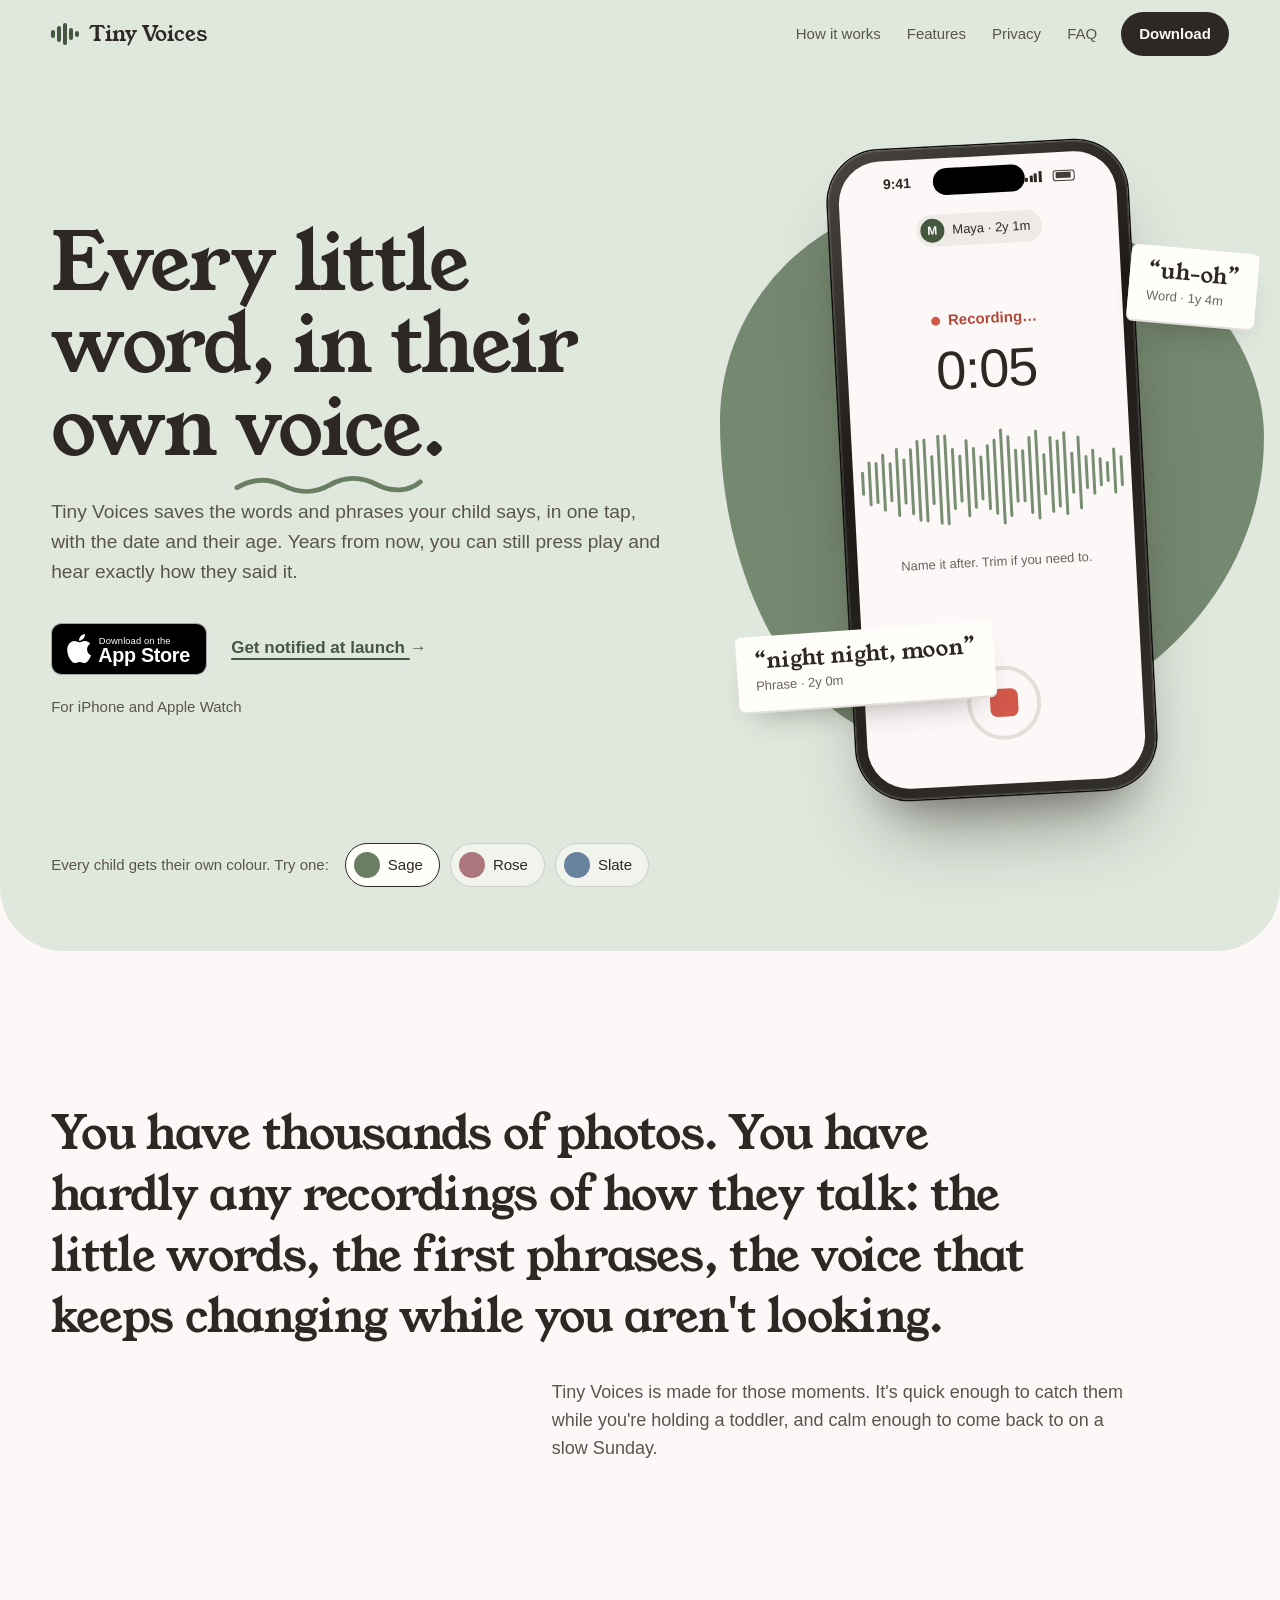
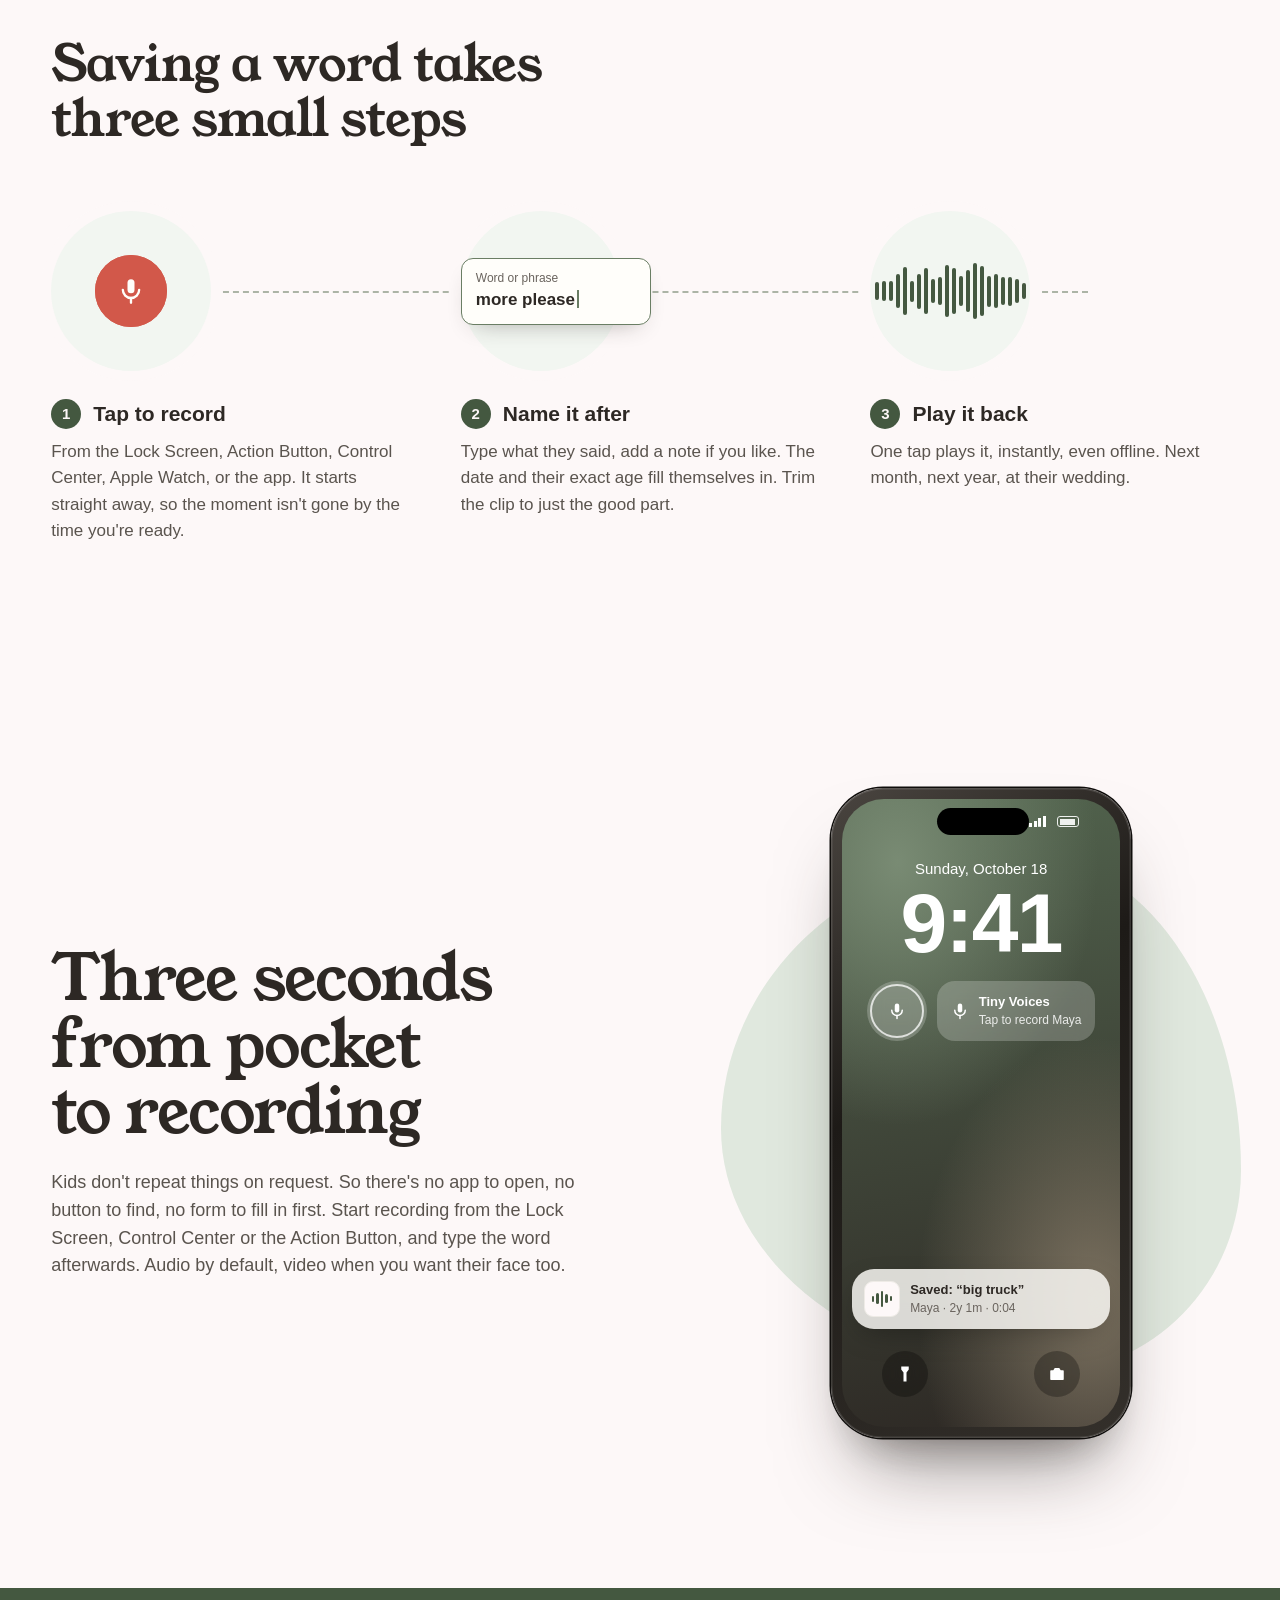
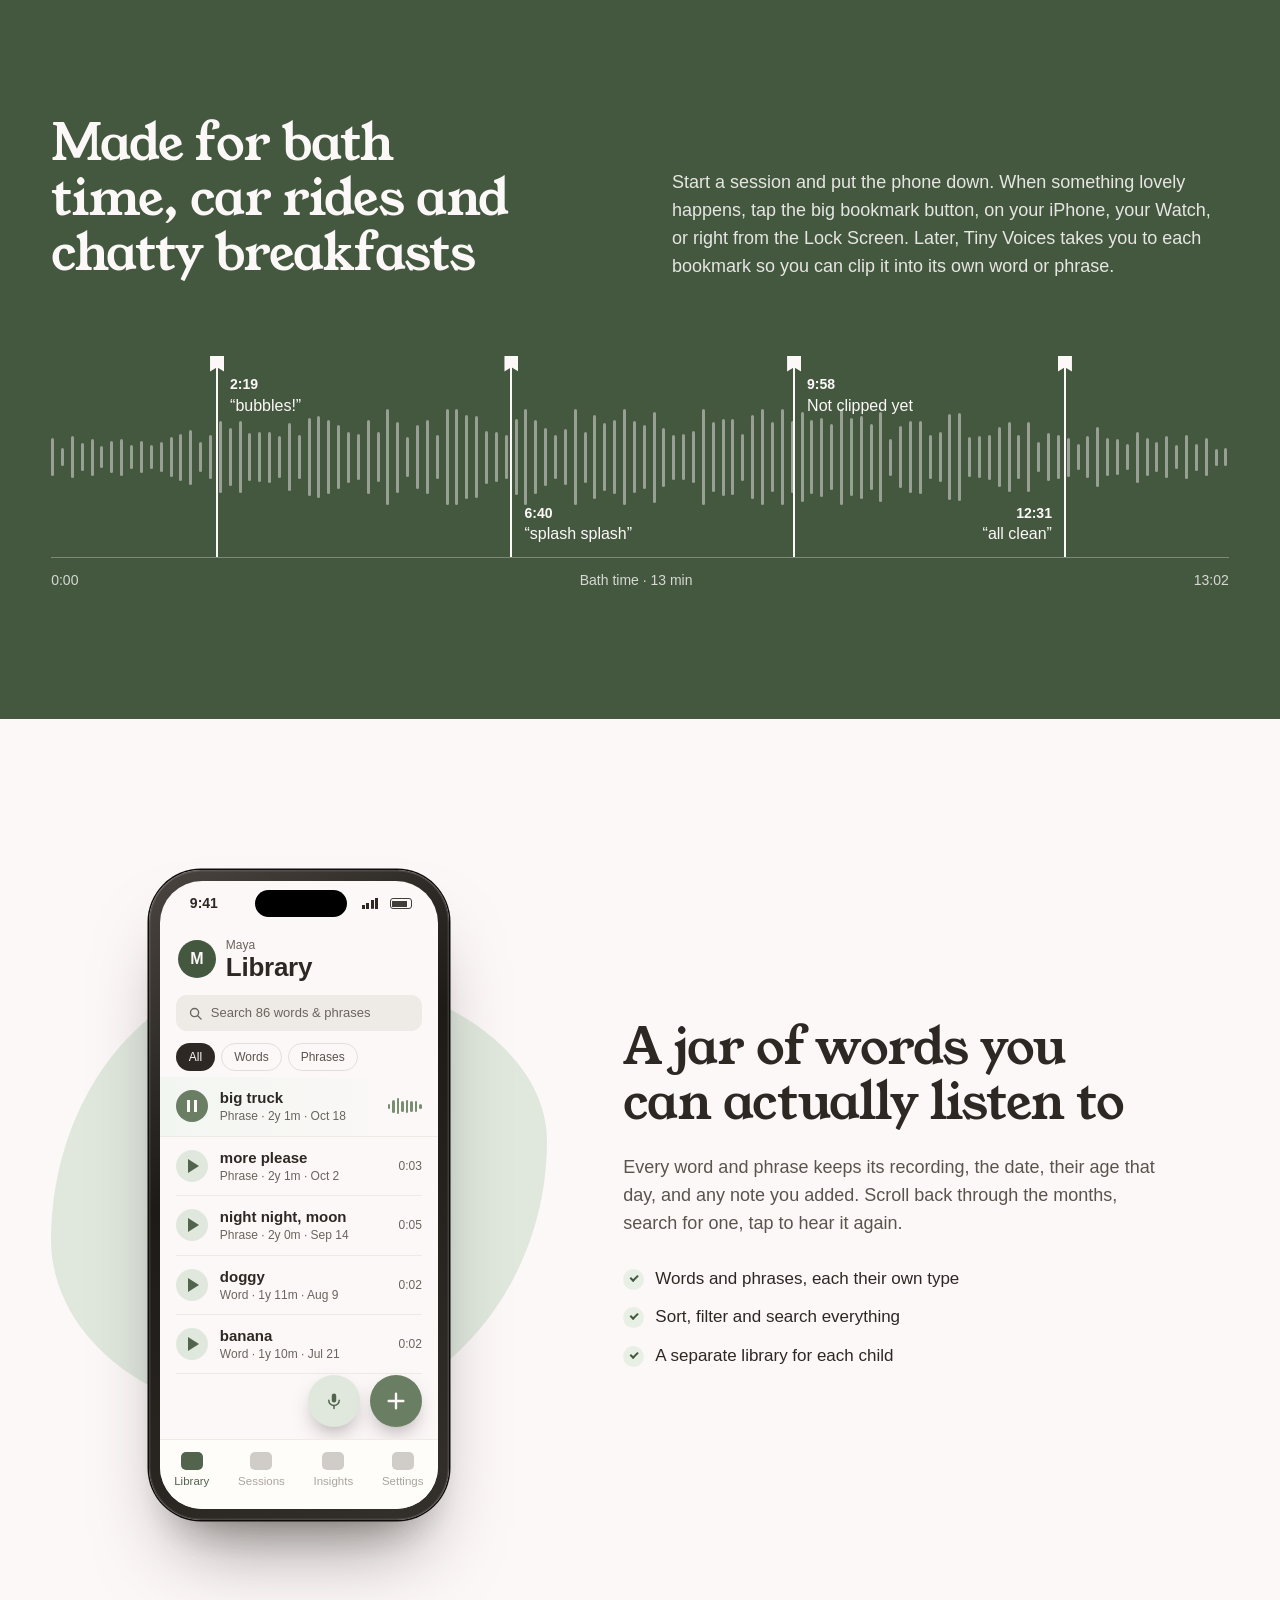
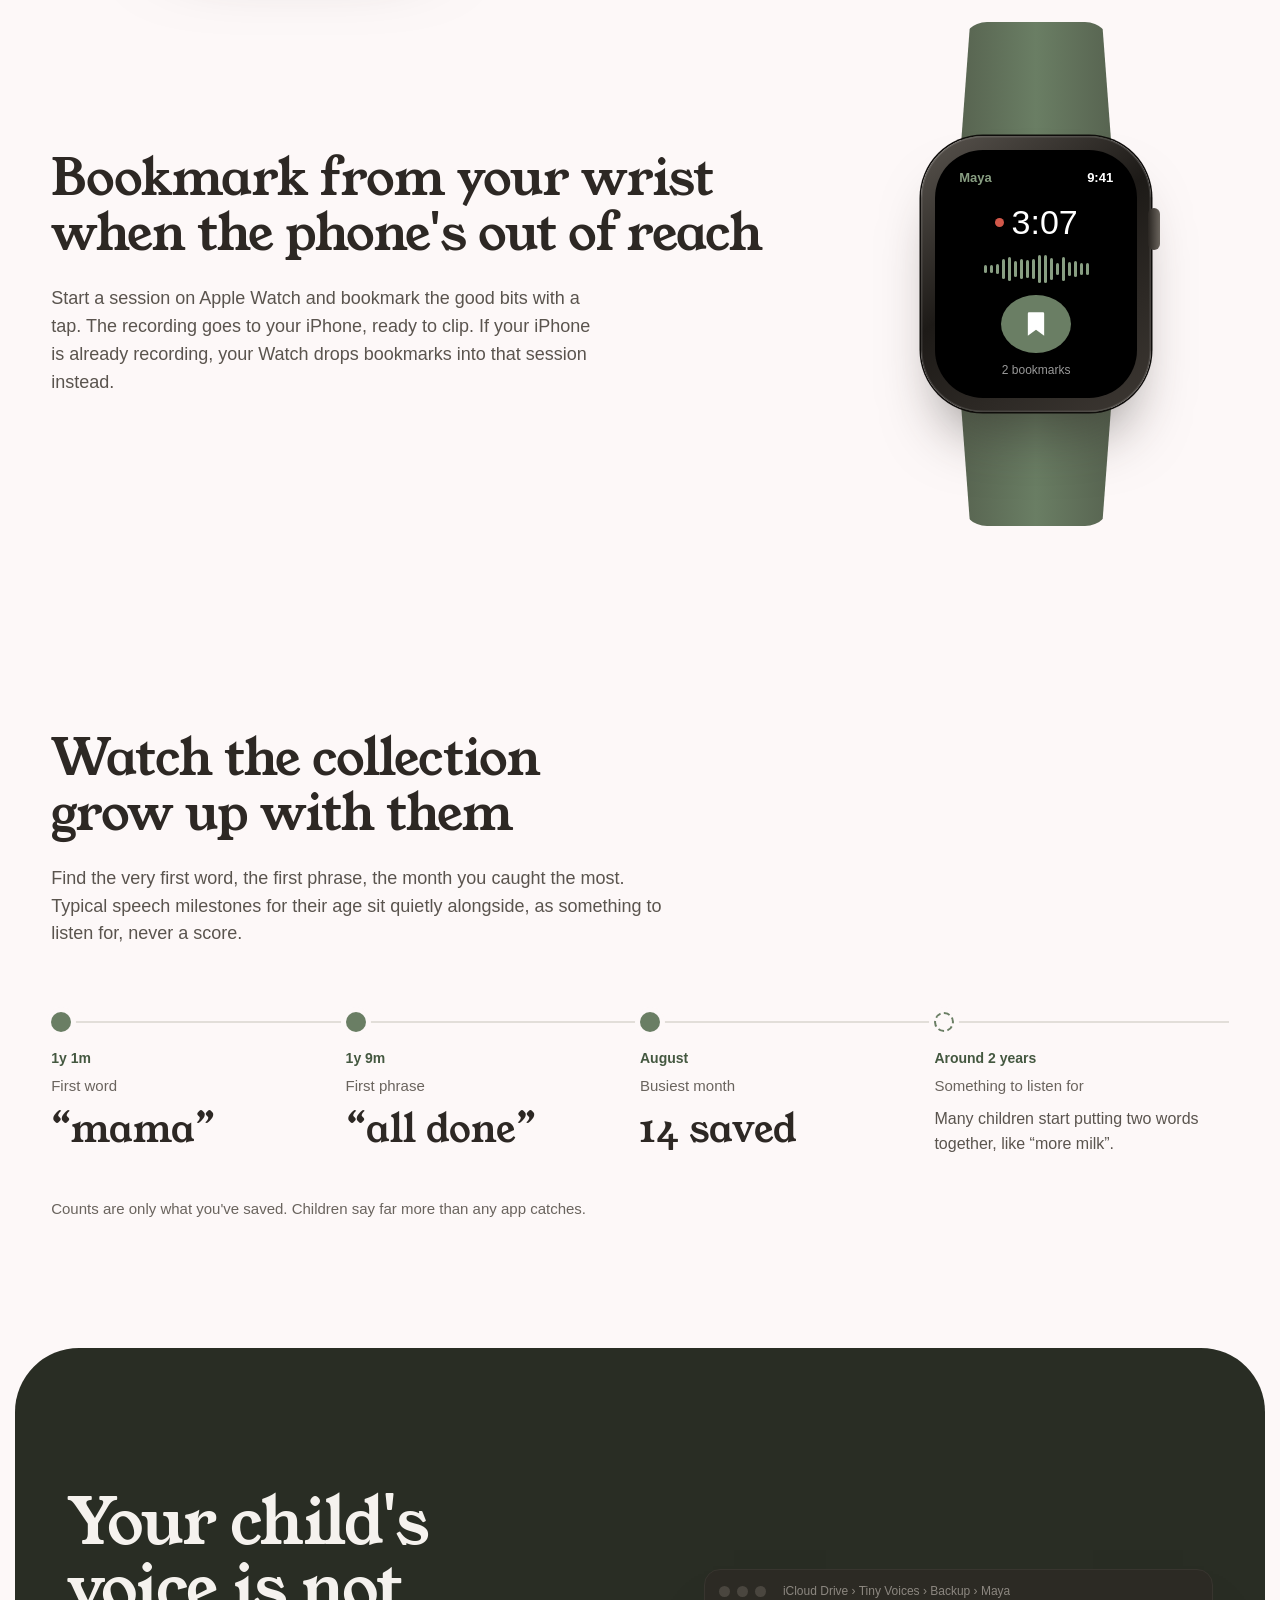
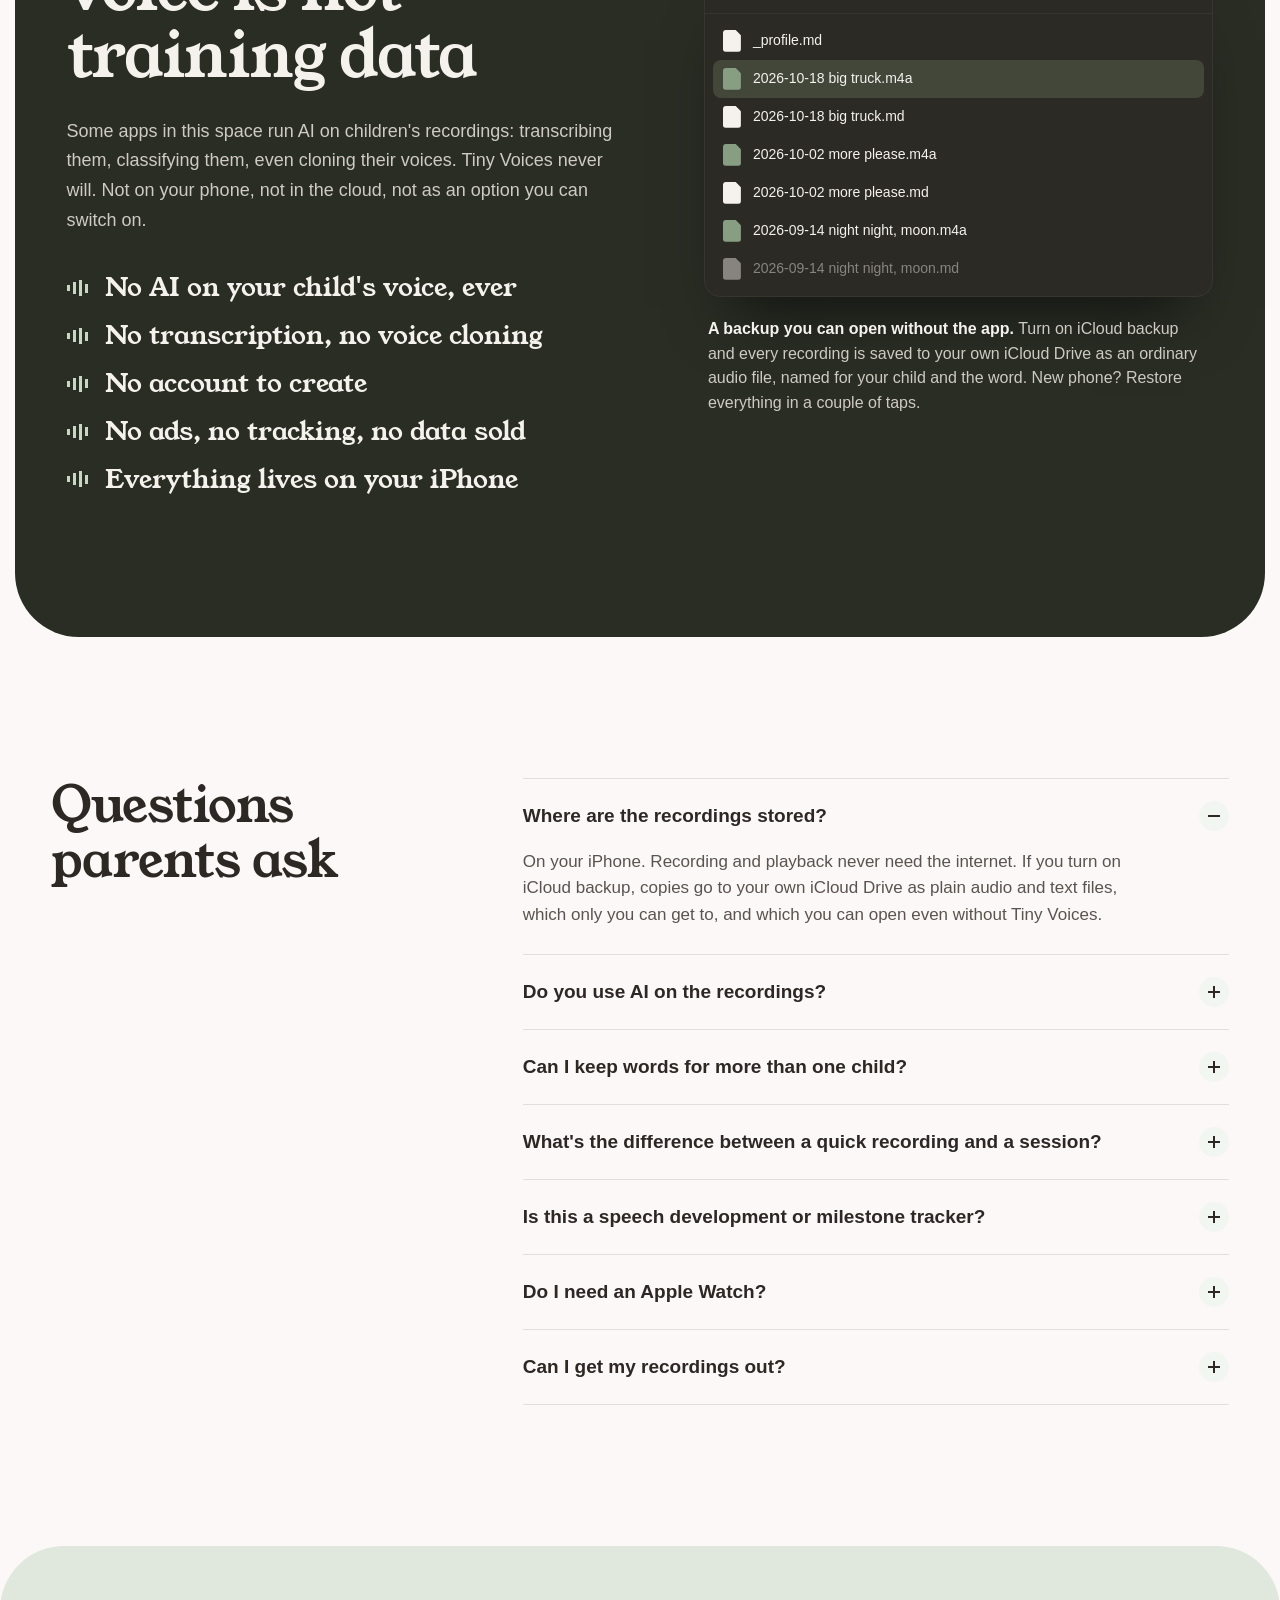
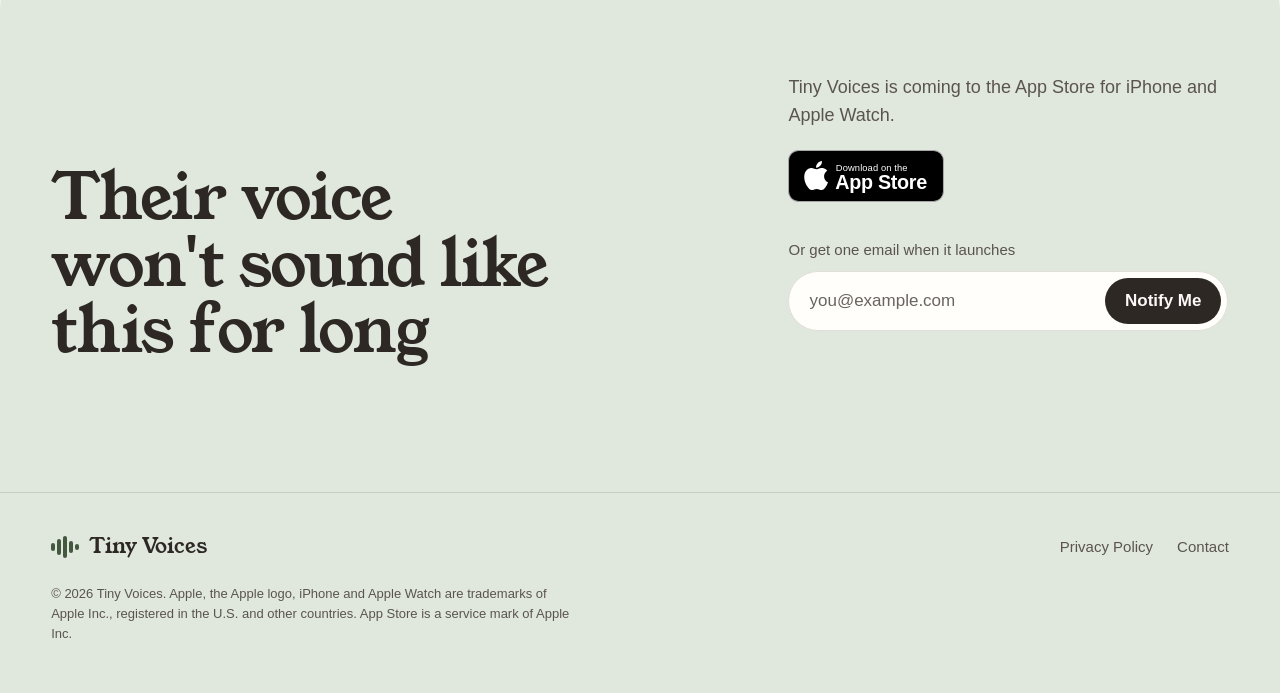
<file: index.html>
<!doctype html>
<html lang="en" data-child-theme="sage">
<head>
  <meta charset="utf-8">
  <meta name="viewport" content="width=device-width, initial-scale=1">
  <title>Tiny Voices: save the words they say, in their voice</title>
  <meta name="description" content="Tiny Voices is an iPhone and Apple Watch app for capturing the words and phrases your child says, in a tap, and playing them back for years. Private by design. No AI, ever.">
  <meta name="theme-color" content="#E0E8DE" media="(prefers-color-scheme: light)">
  <meta name="theme-color" content="#3C4D38" media="(prefers-color-scheme: dark)">
  <link rel="canonical" href="https://tiny-voices-site.vercel.app/">
  <meta property="og:title" content="Tiny Voices">
  <meta property="og:description" content="Save the words and phrases your child says, in their own voice.">
  <meta property="og:type" content="website">
  <meta property="og:url" content="https://tiny-voices-site.vercel.app/">
  <meta property="og:site_name" content="Tiny Voices">
  <meta property="og:image" content="https://tiny-voices-site.vercel.app/assets/og-image.png">
  <meta property="og:image:width" content="1200">
  <meta property="og:image:height" content="630">
  <meta property="og:image:alt" content="Tiny Voices: every little word, in their own voice. An iPhone recording a child's word.">
  <meta name="twitter:card" content="summary_large_image">
  <meta name="twitter:title" content="Tiny Voices">
  <meta name="twitter:description" content="Save the words and phrases your child says, in their own voice.">
  <meta name="twitter:image" content="https://tiny-voices-site.vercel.app/assets/og-image.png">
  <link rel="icon" href="assets/favicon.svg" type="image/svg+xml">
  <link rel="preconnect" href="https://fonts.googleapis.com">
  <link rel="preconnect" href="https://fonts.gstatic.com" crossorigin>
  <link href="https://fonts.googleapis.com/css2?family=Young+Serif&display=swap" rel="stylesheet">
  <link rel="stylesheet" href="assets/tokens.css?v=579d9a0159">
  <link rel="stylesheet" href="assets/mockups.css?v=385d45b97d">
  <link rel="stylesheet" href="assets/site.css?v=6f9537d23b">
</head>
<body>
  <a class="skip" href="#main">Skip to content</a>

  <header class="nav" id="top">
    <div class="wrap nav__inner">
      <a class="brand" href="#top" aria-label="Tiny Voices home">
        <span class="brand__mark" aria-hidden="true"><i></i><i></i><i></i><i></i><i></i></span>
        <span class="brand__name">Tiny Voices</span>
      </a>
      <nav class="nav__links" aria-label="Sections">
        <a href="#how">How it works</a>
        <a href="#features">Features</a>
        <a href="#promise">Privacy</a>
        <a href="#faq">FAQ</a>
      </nav>
      <a class="nav__cta js-appstore" href="#">Download</a>
    </div>
  </header>

  <main id="main">

    <!-- ========== HERO: drenched in the child's colour ========== -->
    <section class="hero">
      <div class="wrap hero__grid">
        <div class="hero__copy">
          <h1 class="display reveal">Every little word, in their own&nbsp;<span class="squiggle">voice<svg viewBox="0 0 200 18" preserveAspectRatio="none" aria-hidden="true"><path d="M2 12 C 20 2, 36 2, 52 10 S 86 18, 102 9 S 136 1, 152 9 S 186 16, 198 6" fill="none" stroke="currentColor" stroke-width="5" stroke-linecap="round"/></svg></span>.</h1>
          <p class="lede reveal">Tiny Voices saves the words and phrases your child says, in one tap, with the date and their age. Years from now, you can still press play and hear exactly how they said it.</p>
          <div class="hero__actions reveal">
            <a class="appstore js-appstore" href="#" aria-label="Download on the App Store">
              <img src="assets/app-store-badge.svg" alt="Download on the App Store" width="150" height="50">
            </a>
            <a class="textlink" href="#waitlist">Get notified at launch <span aria-hidden="true">→</span></a>
          </div>
          <p class="hero__devices reveal">For iPhone and Apple Watch</p>
        </div>

        <div class="hero__stage" aria-hidden="true">
          <div class="blob blob--hero"></div>
          <div class="phone phone--hero">
            <div class="phone__screen screen-record">
              <div class="statusbar"><span>9:41</span><span class="island"></span><span class="sb-icons"></span></div>
              <div class="rec__top">
                <span class="rec__child"><span class="avatar">M</span>Maya · 2y 1m</span>
              </div>
              <div class="rec__label"><span class="rec__dot"></span>Recording…</div>
              <div class="rec__time js-timer">0:03</div>
              <div class="wave wave--live" data-bars="38"></div>
              <div class="rec__hint">Name it after. Trim if you need to.</div>
              <div class="rec__stop"><span></span></div>
            </div>
          </div>
          <figure class="note note--a">
            <span class="note__word">“night night, moon”</span>
            <span class="note__meta">Phrase · 2y 0m</span>
          </figure>
          <figure class="note note--b">
            <span class="note__word">“uh-oh”</span>
            <span class="note__meta">Word · 1y 4m</span>
          </figure>
        </div>
      </div>

      <div class="wrap">
        <div class="theme-pick reveal" role="radiogroup" aria-label="Preview a child colour">
          <span class="theme-pick__label">Every child gets their own colour. Try one:</span>
          <button class="swatch" role="radio" data-theme="sage" aria-checked="true"><span></span>Sage</button>
          <button class="swatch" role="radio" data-theme="rose" aria-checked="false"><span></span>Rose</button>
          <button class="swatch" role="radio" data-theme="slate" aria-checked="false"><span></span>Slate</button>
        </div>
      </div>
    </section>

    <!-- ========== WHY ========== -->
    <section class="why">
      <div class="wrap why__inner">
        <p class="why__quote reveal">You have thousands of photos. You have hardly any recordings of how they talk: the little words, the first phrases, the voice that keeps changing while you aren't looking.</p>
        <p class="why__body reveal">Tiny Voices is made for those moments. It's quick enough to catch them while you're holding a toddler, and calm enough to come back to on a slow Sunday.</p>
      </div>
    </section>

    <!-- ========== HOW IT WORKS: one path, three stops ========== -->
    <section class="how" id="how">
      <div class="wrap">
        <h2 class="title reveal">Saving a word takes three small steps</h2>
        <ol class="path">
          <li class="path__stop reveal">
            <div class="path__art path__art--tap" aria-hidden="true">
              <div class="tap-ring"></div><div class="tap-btn"><span class="ico ico--mic"></span></div>
            </div>
            <h3><span class="path__n">1</span>Tap to record</h3>
            <p>From the Lock Screen, Action Button, Control Center, Apple Watch, or the app. It starts straight away, so the moment isn't gone by the time you're ready.</p>
          </li>
          <li class="path__stop reveal">
            <div class="path__art path__art--name" aria-hidden="true">
              <div class="field"><span class="field__label">Word or phrase</span><span class="field__val">more please<i class="caret"></i></span></div>
            </div>
            <h3><span class="path__n">2</span>Name it after</h3>
            <p>Type what they said, add a note if you like. The date and their exact age fill themselves in. Trim the clip to just the good part.</p>
          </li>
          <li class="path__stop reveal">
            <div class="path__art path__art--play" aria-hidden="true">
              <div class="mini-wave mini-wave--big" data-bars="22"></div>
            </div>
            <h3><span class="path__n">3</span>Play it back</h3>
            <p>One tap plays it, instantly, even offline. Next month, next year, at their wedding.</p>
          </li>
        </ol>
      </div>
    </section>

    <!-- ========== FEATURES ========== -->
    <section id="features">

      <!-- Capture: big type left, phone right -->
      <article class="feature feature--capture wrap">
        <div class="feature__copy reveal">
          <h2 class="title">Three seconds from pocket to recording</h2>
          <p>Kids don't repeat things on request. So there's no app to open, no button to find, no form to fill in first. Start recording from the Lock Screen, Control Center or the Action Button, and type the word afterwards. Audio by default, video when you want their face too.</p>
        </div>
        <div class="feature__art reveal" aria-hidden="true">
          <div class="blob blob--capture"></div>
          <div class="phone">
            <div class="phone__screen screen-lock">
              <div class="statusbar statusbar--light"><span></span><span class="island"></span><span class="sb-icons"></span></div>
              <div class="lock__date">Sunday, October 18</div>
              <div class="lock__time">9:41</div>
              <div class="lock__widgets">
                <div class="lock__widget lock__widget--round"><span class="ico ico--mic"></span></div>
                <div class="lock__widget lock__widget--wide"><span class="ico ico--mic"></span><div><b>Tiny Voices</b><small>Tap to record Maya</small></div></div>
              </div>
              <div class="lock__notif">
                <span class="app-ico"><span class="brand__mark"><i></i><i></i><i></i><i></i><i></i></span></span>
                <div><b>Saved: “big truck”</b><small>Maya · 2y 1m · 0:04</small></div>
              </div>
              <div class="lock__bottom"><span class="lock__btn"><span class="ico ico--torch"></span></span><span class="lock__btn"><span class="ico ico--cam"></span></span></div>
            </div>
          </div>
        </div>
      </article>

      <!-- Sessions: full-bleed colour band, a timeline instead of a phone -->
      <article class="band band--sessions">
        <div class="wrap">
          <div class="band__head reveal">
            <h2 class="title">Made for bath time, car rides and chatty breakfasts</h2>
            <p>Start a session and put the phone down. When something lovely happens, tap the big bookmark button, on your iPhone, your Watch, or right from the Lock Screen. Later, Tiny Voices takes you to each bookmark so you can clip it into its own word or phrase.</p>
          </div>
          <div class="timeline reveal" aria-hidden="true">
            <div class="timeline__track">
              <div class="wave wave--static wave--timeline" data-bars="120"></div>
              <span class="flag" style="left:14%"><b>2:19</b><span class="flag-label">“bubbles!”</span></span>
              <span class="flag flag--low" style="left:39%"><b>6:40</b><span class="flag-label">“splash splash”</span></span>
              <span class="flag" style="left:63%"><b>9:58</b><span class="flag-label">Not clipped yet</span></span>
              <span class="flag flag--low" style="left:86%"><b>12:31</b><span class="flag-label">“all clean”</span></span>
            </div>
            <div class="timeline__scale"><span>0:00</span><span>Bath time · 13 min</span><span>13:02</span></div>
          </div>
        </div>
      </article>

      <!-- Library: phone left -->
      <article class="feature feature--library wrap">
        <div class="feature__art reveal" aria-hidden="true">
          <div class="blob blob--library"></div>
          <div class="phone">
            <div class="phone__screen screen-library">
              <div class="statusbar"><span>9:41</span><span class="island"></span><span class="sb-icons"></span></div>
              <div class="lib__head">
                <span class="avatar avatar--lg">M</span>
                <div><small>Maya</small><b>Library</b></div>
              </div>
              <div class="lib__search"><span class="ico ico--search"></span>Search 86 words &amp; phrases</div>
              <div class="lib__chips"><span class="chip is-on">All</span><span class="chip">Words</span><span class="chip">Phrases</span></div>
              <ul class="lib__list">
                <li class="lib__row is-playing"><span class="play play--on"><span></span></span><div><b>big truck</b><small>Phrase · 2y 1m · Oct 18</small></div><span class="mini-wave mini-wave--live" data-bars="8"></span></li>
                <li class="lib__row"><span class="play"><span></span></span><div><b>more please</b><small>Phrase · 2y 1m · Oct 2</small></div><span class="dur">0:03</span></li>
                <li class="lib__row"><span class="play"><span></span></span><div><b>night night, moon</b><small>Phrase · 2y 0m · Sep 14</small></div><span class="dur">0:05</span></li>
                <li class="lib__row"><span class="play"><span></span></span><div><b>doggy</b><small>Word · 1y 11m · Aug 9</small></div><span class="dur">0:02</span></li>
                <li class="lib__row"><span class="play"><span></span></span><div><b>banana</b><small>Word · 1y 10m · Jul 21</small></div><span class="dur">0:02</span></li>
              </ul>
              <div class="fabs"><span class="fab fab--2"><span class="ico ico--mic"></span></span><span class="fab"><span class="ico ico--plus"></span></span></div>
              <div class="tabbar"><span class="is-on">Library</span><span>Sessions</span><span>Insights</span><span>Settings</span></div>
            </div>
          </div>
        </div>
        <div class="feature__copy reveal">
          <h2 class="title">A jar of words you can actually listen to</h2>
          <p>Every word and phrase keeps its recording, the date, their age that day, and any note you added. Scroll back through the months, search for one, tap to hear it again.</p>
          <ul class="ticks">
            <li>Words and phrases, each their own type</li>
            <li>Sort, filter and search everything</li>
            <li>A separate library for each child</li>
          </ul>
        </div>
      </article>

      <!-- Watch: no panel, wrist-scale, text wraps around it -->
      <article class="feature feature--watch wrap">
        <div class="feature__copy reveal">
          <h2 class="title">Bookmark from your wrist when the phone's out of reach</h2>
          <p>Start a session on Apple Watch and bookmark the good bits with a tap. The recording goes to your iPhone, ready to clip. If your iPhone is already recording, your Watch drops bookmarks into that session instead.</p>
        </div>
        <div class="feature__art feature__art--bare reveal" aria-hidden="true">
          <div class="watch">
            <div class="watch__band watch__band--top"></div>
            <div class="watch__case">
              <div class="watch__crown"></div>
              <div class="watch__screen">
                <div class="w__top"><span class="w__child">Maya</span><span class="w__time">9:41</span></div>
                <div class="w__timer"><span class="rec__dot"></span>3:07</div>
                <div class="wave wave--live wave--watch" data-bars="18"></div>
                <div class="w__btn"><span class="ico ico--bookmark"></span></div>
                <div class="w__count">2 bookmarks</div>
              </div>
            </div>
            <div class="watch__band watch__band--bottom"></div>
          </div>
        </div>
      </article>

      <!-- Look back: a keepsake timeline of firsts, no growth chart -->
      <article class="lookback wrap">
        <div class="lookback__head reveal">
          <h2 class="title">Watch the collection grow up with them</h2>
          <p>Find the very first word, the first phrase, the month you caught the most. Typical speech milestones for their age sit quietly alongside, as something to listen for, never a score.</p>
        </div>
        <ol class="firsts reveal" aria-label="Example: Maya's firsts">
          <li><span class="firsts__when">1y 1m</span><span class="firsts__what">First word</span><span class="firsts__word">“mama”</span></li>
          <li><span class="firsts__when">1y 9m</span><span class="firsts__what">First phrase</span><span class="firsts__word">“all done”</span></li>
          <li><span class="firsts__when">August</span><span class="firsts__what">Busiest month</span><span class="firsts__word">14 saved</span></li>
          <li class="firsts__now"><span class="firsts__when">Around 2 years</span><span class="firsts__what">Something to listen for</span><span class="firsts__note">Many children start putting two words together, like “more milk”.</span></li>
        </ol>
        <p class="lookback__fine reveal">Counts are only what you've saved. Children say far more than any app catches.</p>
      </article>
    </section>

    <!-- ========== PROMISE ========== -->
    <section class="promise" id="promise">
      <div class="wrap promise__grid">
        <div class="promise__copy">
          <h2 class="title title--xl reveal">Your child's voice is not training data</h2>
          <p class="reveal">Some apps in this space run AI on children's recordings: transcribing them, classifying them, even cloning their voices. Tiny Voices never will. Not on your phone, not in the cloud, not as an option you can switch on.</p>
          <ul class="vows reveal">
            <li>No AI on your child's voice, ever</li>
            <li>No transcription, no voice cloning</li>
            <li>No account to create</li>
            <li>No ads, no tracking, no data sold</li>
            <li>Everything lives on your iPhone</li>
          </ul>
        </div>
        <div class="promise__files reveal" aria-label="Example of an iCloud Drive backup folder">
          <div class="finder">
            <div class="finder__bar"><i></i><i></i><i></i><span>iCloud Drive › Tiny Voices › Backup › Maya</span></div>
            <ul class="finder__list">
              <li><span class="f f--md"></span>_profile.md</li>
              <li><span class="f f--audio"></span>2026-10-18 big truck.m4a</li>
              <li><span class="f f--md"></span>2026-10-18 big truck.md</li>
              <li><span class="f f--audio"></span>2026-10-02 more please.m4a</li>
              <li><span class="f f--md"></span>2026-10-02 more please.md</li>
              <li><span class="f f--audio"></span>2026-09-14 night night, moon.m4a</li>
              <li class="finder__fade"><span class="f f--md"></span>2026-09-14 night night, moon.md</li>
            </ul>
          </div>
          <p class="promise__caption"><b>A backup you can open without the app.</b> Turn on iCloud backup and every recording is saved to your own iCloud Drive as an ordinary audio file, named for your child and the word. New phone? Restore everything in a couple of taps.</p>
        </div>
      </div>
    </section>

    <!-- ========== FAQ ========== -->
    <section class="faq" id="faq">
      <div class="wrap faq__grid">
        <h2 class="title reveal">Questions parents ask</h2>
        <div class="faq__list">
          <details class="reveal" open>
            <summary>Where are the recordings stored?</summary>
            <p>On your iPhone. Recording and playback never need the internet. If you turn on iCloud backup, copies go to your own iCloud Drive as plain audio and text files, which only you can get to, and which you can open even without Tiny Voices.</p>
          </details>
          <details class="reveal">
            <summary>Do you use AI on the recordings?</summary>
            <p>No, and we never will. Tiny Voices doesn't transcribe, analyse, classify or synthesise your child's voice, on your device or anywhere else. You type the word yourself, which only takes a second.</p>
          </details>
          <details class="reveal">
            <summary>Can I keep words for more than one child?</summary>
            <p>Yes. Each child has their own profile, library and colour, and you can switch between them at the top of the app. Whoever's selected tints the whole app, so you always know whose words you're saving.</p>
          </details>
          <details class="reveal">
            <summary>What's the difference between a quick recording and a session?</summary>
            <p>A quick recording is for one word or phrase, right now: tap, record, name it. A session is for longer stretches, like bath time or a car ride. It keeps recording while you tap bookmarks, and you clip each bookmark into a word or phrase later.</p>
          </details>
          <details class="reveal">
            <summary>Is this a speech development or milestone tracker?</summary>
            <p>No. It's a keepsake. Insights count what you've chosen to save, which is always much less than what your child can say. Typical CDC milestones are shown as gentle reference, never as a score. If you have concerns about your child's speech, talk to your paediatrician.</p>
          </details>
          <details class="reveal">
            <summary>Do I need an Apple Watch?</summary>
            <p>No. Everything works on iPhone alone. The Watch app is a bonus for when your phone is out of reach. It records sessions on your wrist and sends them to your iPhone.</p>
          </details>
          <details class="reveal">
            <summary>Can I get my recordings out?</summary>
            <p>Always. Share any clip straight from the app, and the iCloud backup is a folder of ordinary .m4a audio files and text notes, so nothing is locked in.</p>
          </details>
        </div>
      </div>
    </section>

    <!-- ========== CTA / WAITLIST ========== -->
    <section class="cta" id="waitlist">
      <div class="wrap cta__inner">
        <h2 class="title title--xl reveal">Their voice won't sound like this for long</h2>
        <div class="cta__side reveal">
          <p>Tiny Voices is coming to the App Store for iPhone and Apple Watch.</p>
          <a class="appstore js-appstore" href="#" aria-label="Download on the App Store">
            <img src="assets/app-store-badge.svg" alt="Download on the App Store" width="150" height="50">
          </a>
          <form class="waitlist js-waitlist" novalidate>
            <label for="email" class="waitlist__label">Or get one email when it launches</label>
            <div class="waitlist__row">
              <input id="email" name="email" type="email" autocomplete="email" placeholder="you@example.com" required>
              <button type="submit">Notify Me</button>
            </div>
            <p class="waitlist__msg" role="status" aria-live="polite"></p>
          </form>
        </div>
      </div>
    </section>
  </main>

  <footer class="footer">
    <div class="wrap footer__inner">
      <a class="brand" href="#top" aria-label="Tiny Voices home">
        <span class="brand__mark" aria-hidden="true"><i></i><i></i><i></i><i></i><i></i></span>
        <span class="brand__name">Tiny Voices</span>
      </a>
      <nav class="footer__links" aria-label="Footer">
        <a href="privacy.html">Privacy Policy</a>
        <a class="js-contact" href="#">Contact</a>
      </nav>
      <p class="footer__fine">© 2026 Tiny Voices. Apple, the Apple logo, iPhone and Apple Watch are trademarks of Apple Inc., registered in the U.S. and other countries. App Store is a service mark of Apple Inc.</p>
    </div>
  </footer>

  <script src="assets/config.js?v=3a8e54e0e2"></script>
  <script src="assets/main.js?v=f78a5b01d3"></script>
</body>
</html>
</file>
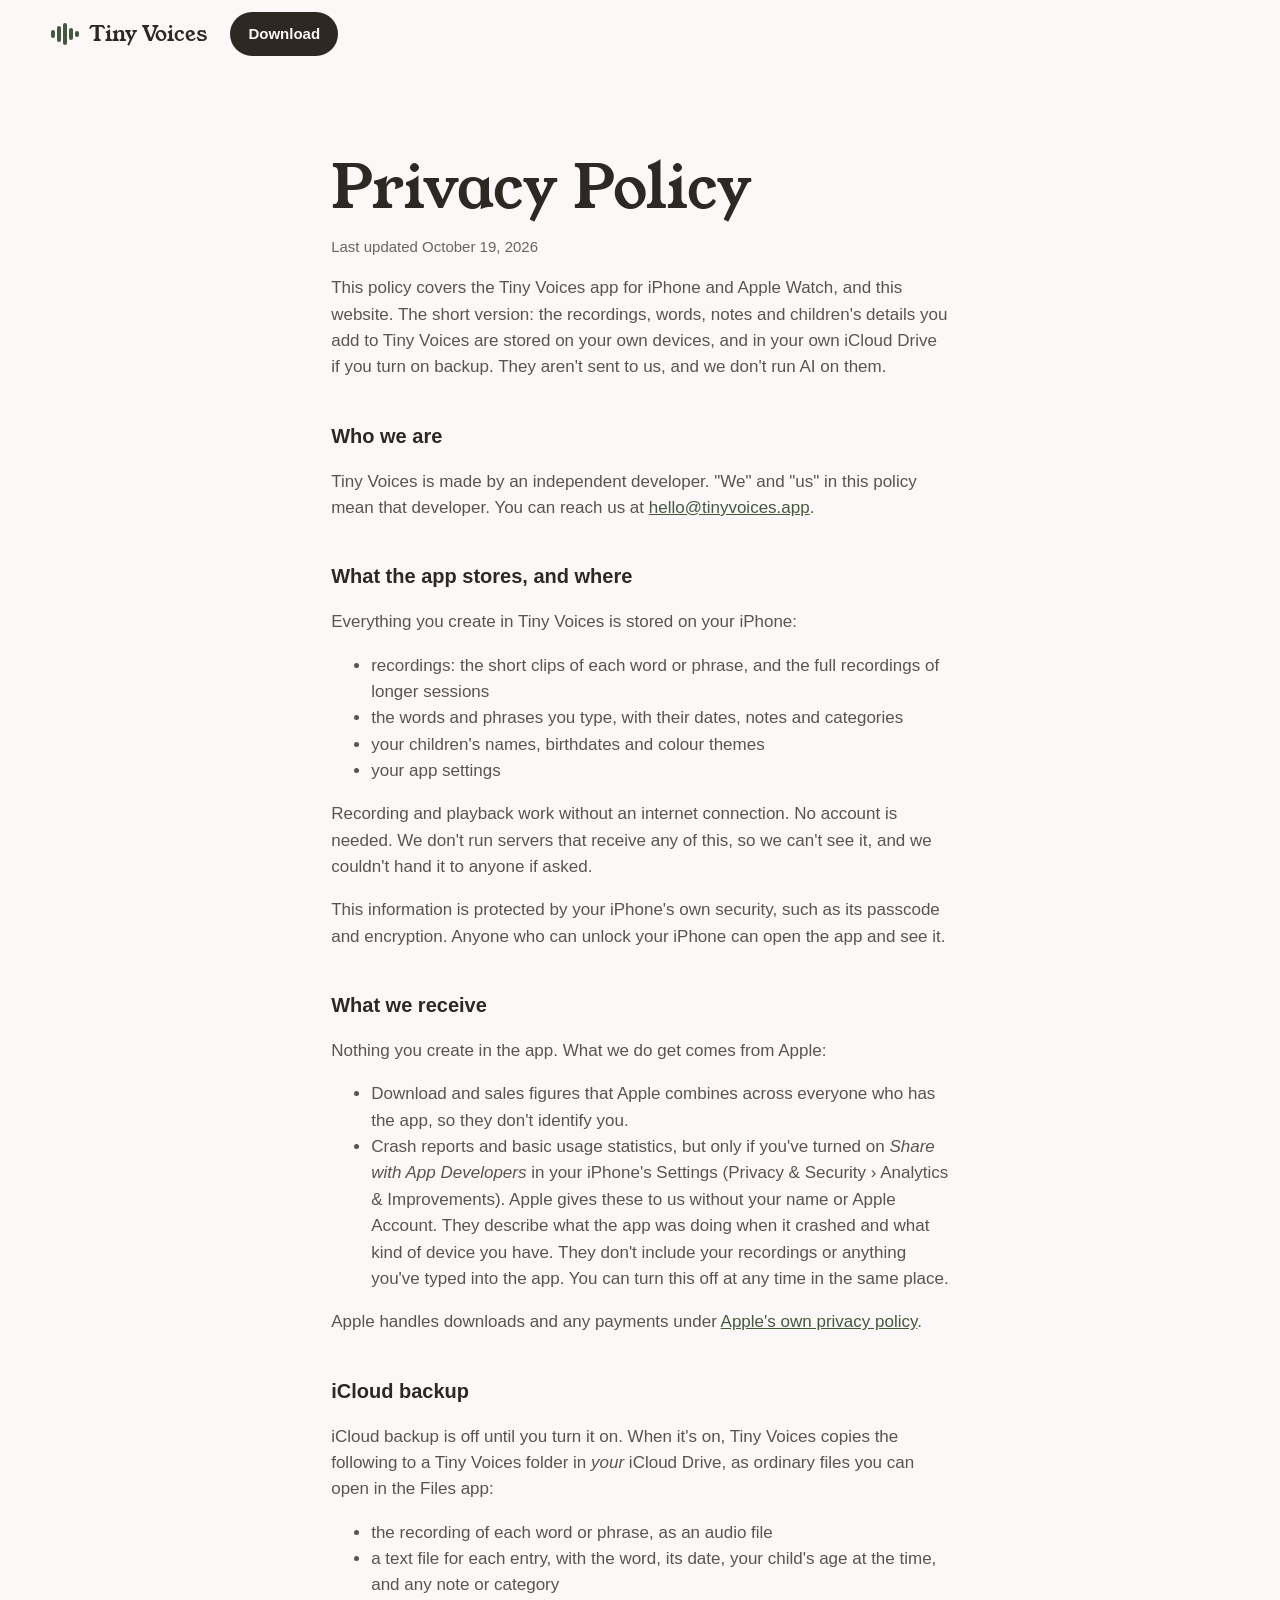
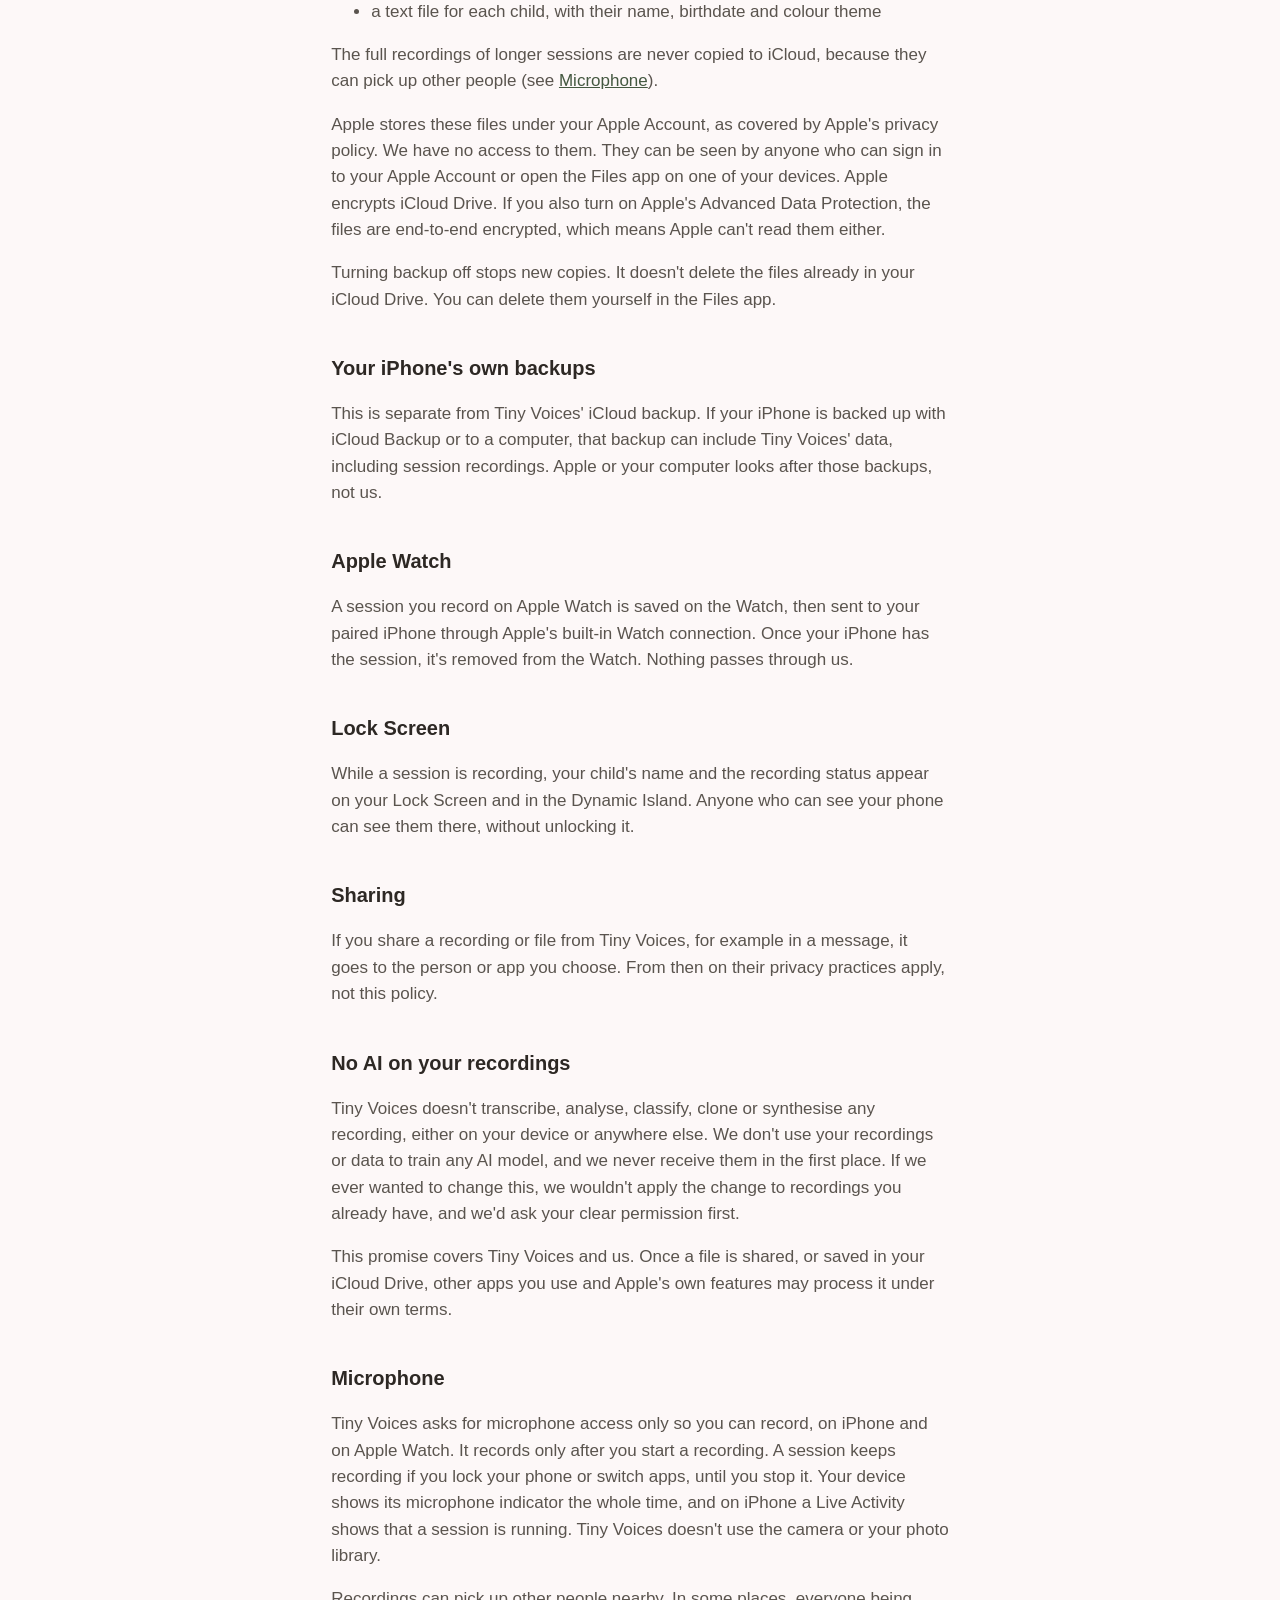
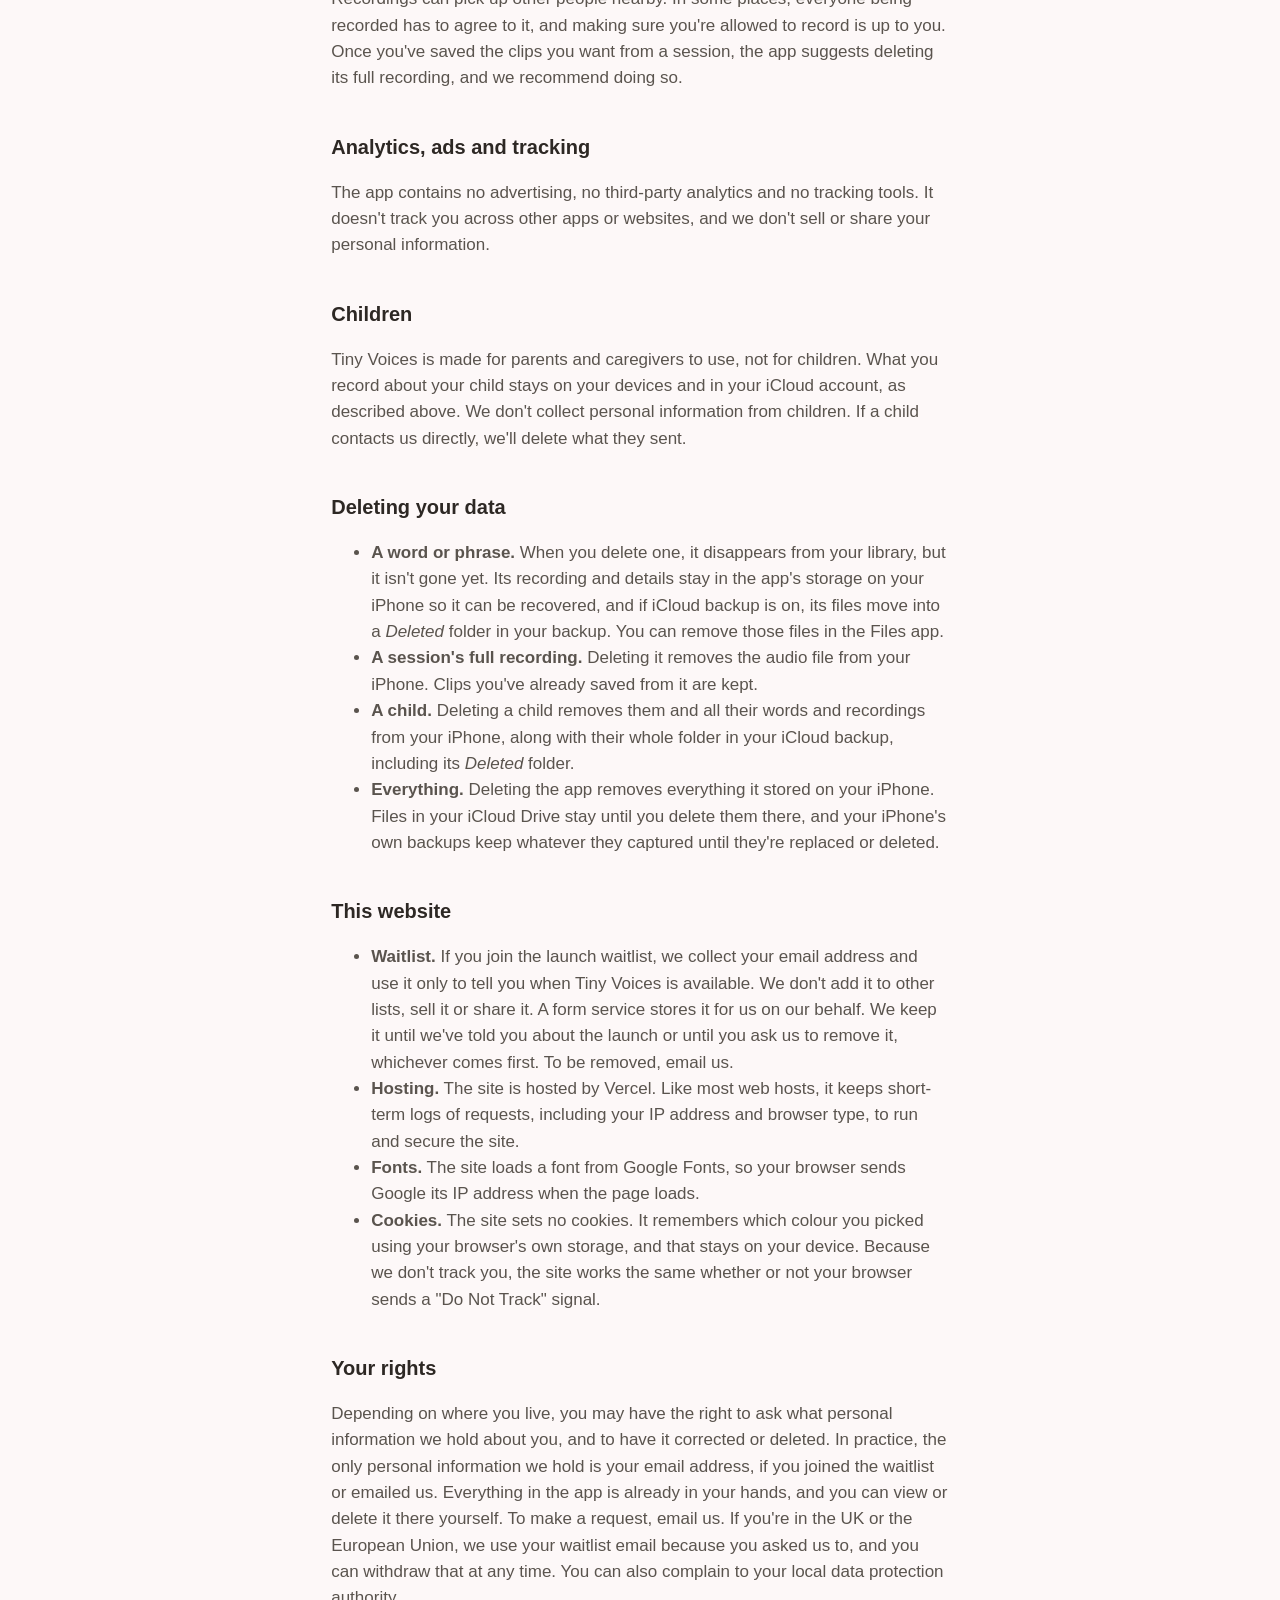
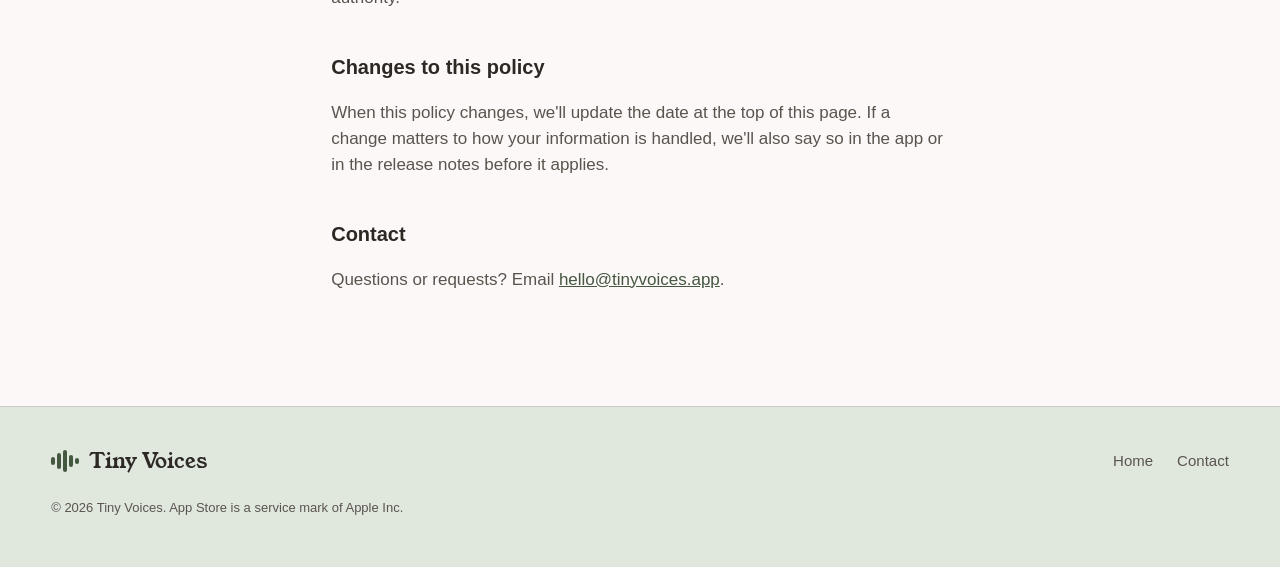
<file: privacy.html>
<!doctype html>
<html lang="en" data-child-theme="sage">
<head>
  <meta charset="utf-8">
  <meta name="viewport" content="width=device-width, initial-scale=1">
  <title>Privacy Policy · Tiny Voices</title>
  <meta name="description" content="How Tiny Voices handles your family's recordings and data.">
  <link rel="icon" href="assets/favicon.svg" type="image/svg+xml">
  <link rel="canonical" href="https://tiny-voices-site.vercel.app/privacy">
  <link rel="preconnect" href="https://fonts.googleapis.com">
  <link rel="preconnect" href="https://fonts.gstatic.com" crossorigin>
  <link href="https://fonts.googleapis.com/css2?family=Young+Serif&display=swap" rel="stylesheet">
  <link rel="stylesheet" href="assets/tokens.css?v=579d9a0159">
  <link rel="stylesheet" href="assets/mockups.css?v=385d45b97d">
  <link rel="stylesheet" href="assets/site.css?v=6f9537d23b">
</head>
<body>
  <!-- Reviewed against the app repo on 2026-10-19; see tiny-voices-context/product/privacy-policy-review.md for open questions. Not legal advice: have a lawyer sign off before the App Store submission. -->
  <header class="nav is-scrolled">
    <div class="wrap nav__inner">
      <a class="brand" href="index.html" aria-label="Tiny Voices home">
        <span class="brand__mark" aria-hidden="true"><i></i><i></i><i></i><i></i><i></i></span>
        <span class="brand__name">Tiny Voices</span>
      </a>
      <a class="nav__cta js-appstore" href="#">Download</a>
    </div>
  </header>

  <main class="legal">
    <div class="wrap legal__inner">
      <h1>Privacy Policy</h1>
      <p class="updated">Last updated October 19, 2026</p>

      <p>This policy covers the Tiny Voices app for iPhone and Apple Watch, and this website. The short version: the recordings, words, notes and children's details you add to Tiny Voices are stored on your own devices, and in your own iCloud Drive if you turn on backup. They aren't sent to us, and we don't run AI on them.</p>

      <h2>Who we are</h2>
      <!-- TODO before launch: replace with the legal name (and, if a company, its registered address) of whoever publishes the app on the App Store. -->
      <p>Tiny Voices is made by an independent developer. "We" and "us" in this policy mean that developer. You can reach us at <a class="js-contact"><span class="js-contact-text">our contact address</span></a>.</p>

      <h2>What the app stores, and where</h2>
      <p>Everything you create in Tiny Voices is stored on your iPhone:</p>
      <ul>
        <li>recordings: the short clips of each word or phrase, and the full recordings of longer sessions</li>
        <li>the words and phrases you type, with their dates, notes and categories</li>
        <li>your children's names, birthdates and colour themes</li>
        <li>your app settings</li>
      </ul>
      <p>Recording and playback work without an internet connection. No account is needed. We don't run servers that receive any of this, so we can't see it, and we couldn't hand it to anyone if asked.</p>
      <p>This information is protected by your iPhone's own security, such as its passcode and encryption. Anyone who can unlock your iPhone can open the app and see it.</p>

      <h2>What we receive</h2>
      <p>Nothing you create in the app. What we do get comes from Apple:</p>
      <ul>
        <li>Download and sales figures that Apple combines across everyone who has the app, so they don't identify you.</li>
        <li>Crash reports and basic usage statistics, but only if you've turned on <em>Share with App Developers</em> in your iPhone's Settings (Privacy &amp; Security › Analytics &amp; Improvements). Apple gives these to us without your name or Apple Account. They describe what the app was doing when it crashed and what kind of device you have. They don't include your recordings or anything you've typed into the app. You can turn this off at any time in the same place.</li>
      </ul>
      <p>Apple handles downloads and any payments under <a href="https://www.apple.com/legal/privacy/">Apple's own privacy policy</a>.</p>

      <h2>iCloud backup</h2>
      <p>iCloud backup is off until you turn it on. When it's on, Tiny Voices copies the following to a Tiny Voices folder in <em>your</em> iCloud Drive, as ordinary files you can open in the Files app:</p>
      <ul>
        <li>the recording of each word or phrase, as an audio file</li>
        <li>a text file for each entry, with the word, its date, your child's age at the time, and any note or category</li>
        <li>a text file for each child, with their name, birthdate and colour theme</li>
      </ul>
      <p>The full recordings of longer sessions are never copied to iCloud, because they can pick up other people (see <a href="#microphone">Microphone</a>).</p>
      <p>Apple stores these files under your Apple Account, as covered by Apple's privacy policy. We have no access to them. They can be seen by anyone who can sign in to your Apple Account or open the Files app on one of your devices. Apple encrypts iCloud Drive. If you also turn on Apple's Advanced Data Protection, the files are end-to-end encrypted, which means Apple can't read them either.</p>
      <p>Turning backup off stops new copies. It doesn't delete the files already in your iCloud Drive. You can delete them yourself in the Files app.</p>

      <h2>Your iPhone's own backups</h2>
      <p>This is separate from Tiny Voices' iCloud backup. If your iPhone is backed up with iCloud Backup or to a computer, that backup can include Tiny Voices' data, including session recordings. Apple or your computer looks after those backups, not us.</p>

      <h2>Apple Watch</h2>
      <p>A session you record on Apple Watch is saved on the Watch, then sent to your paired iPhone through Apple's built-in Watch connection. Once your iPhone has the session, it's removed from the Watch. Nothing passes through us.</p>

      <h2>Lock Screen</h2>
      <p>While a session is recording, your child's name and the recording status appear on your Lock Screen and in the Dynamic Island. Anyone who can see your phone can see them there, without unlocking it.</p>

      <h2>Sharing</h2>
      <p>If you share a recording or file from Tiny Voices, for example in a message, it goes to the person or app you choose. From then on their privacy practices apply, not this policy.</p>

      <h2>No AI on your recordings</h2>
      <p>Tiny Voices doesn't transcribe, analyse, classify, clone or synthesise any recording, either on your device or anywhere else. We don't use your recordings or data to train any AI model, and we never receive them in the first place. If we ever wanted to change this, we wouldn't apply the change to recordings you already have, and we'd ask your clear permission first.</p>
      <p>This promise covers Tiny Voices and us. Once a file is shared, or saved in your iCloud Drive, other apps you use and Apple's own features may process it under their own terms.</p>

      <h2 id="microphone">Microphone</h2>
      <p>Tiny Voices asks for microphone access only so you can record, on iPhone and on Apple Watch. It records only after you start a recording. A session keeps recording if you lock your phone or switch apps, until you stop it. Your device shows its microphone indicator the whole time, and on iPhone a Live Activity shows that a session is running. Tiny Voices doesn't use the camera or your photo library.</p>
      <p>Recordings can pick up other people nearby. In some places, everyone being recorded has to agree to it, and making sure you're allowed to record is up to you. Once you've saved the clips you want from a session, the app suggests deleting its full recording, and we recommend doing so.</p>

      <h2>Analytics, ads and tracking</h2>
      <p>The app contains no advertising, no third-party analytics and no tracking tools. It doesn't track you across other apps or websites, and we don't sell or share your personal information.</p>

      <h2>Children</h2>
      <p>Tiny Voices is made for parents and caregivers to use, not for children. What you record about your child stays on your devices and in your iCloud account, as described above. We don't collect personal information from children. If a child contacts us directly, we'll delete what they sent.</p>

      <h2>Deleting your data</h2>
      <ul>
        <li><strong>A word or phrase.</strong> When you delete one, it disappears from your library, but it isn't gone yet. Its recording and details stay in the app's storage on your iPhone so it can be recovered, and if iCloud backup is on, its files move into a <em>Deleted</em> folder in your backup. You can remove those files in the Files app.</li>
        <!-- TODO: once build-plan 1.20's 30-day bin ships, replace the item above with how and when deleted words are permanently removed. -->
        <li><strong>A session's full recording.</strong> Deleting it removes the audio file from your iPhone. Clips you've already saved from it are kept.</li>
        <li><strong>A child.</strong> Deleting a child removes them and all their words and recordings from your iPhone, along with their whole folder in your iCloud backup, including its <em>Deleted</em> folder.</li>
        <li><strong>Everything.</strong> Deleting the app removes everything it stored on your iPhone. Files in your iCloud Drive stay until you delete them there, and your iPhone's own backups keep whatever they captured until they're replaced or deleted.</li>
      </ul>

      <h2>This website</h2>
      <ul>
        <li><strong>Waitlist.</strong> If you join the launch waitlist, we collect your email address and use it only to tell you when Tiny Voices is available. We don't add it to other lists, sell it or share it. A form service stores it for us on our behalf. We keep it until we've told you about the launch or until you ask us to remove it, whichever comes first. To be removed, email us.</li>
        <!-- TODO when waitlistEndpoint is set: name the form service (e.g. "Formspree, in the United States") in the item above. -->
        <li><strong>Hosting.</strong> The site is hosted by Vercel. Like most web hosts, it keeps short-term logs of requests, including your IP address and browser type, to run and secure the site.</li>
        <li><strong>Fonts.</strong> The site loads a font from Google Fonts, so your browser sends Google its IP address when the page loads.</li>
        <li><strong>Cookies.</strong> The site sets no cookies. It remembers which colour you picked using your browser's own storage, and that stays on your device. Because we don't track you, the site works the same whether or not your browser sends a "Do Not Track" signal.</li>
      </ul>

      <h2>Your rights</h2>
      <p>Depending on where you live, you may have the right to ask what personal information we hold about you, and to have it corrected or deleted. In practice, the only personal information we hold is your email address, if you joined the waitlist or emailed us. Everything in the app is already in your hands, and you can view or delete it there yourself. To make a request, email us. If you're in the UK or the European Union, we use your waitlist email because you asked us to, and you can withdraw that at any time. You can also complain to your local data protection authority.</p>

      <h2>Changes to this policy</h2>
      <p>When this policy changes, we'll update the date at the top of this page. If a change matters to how your information is handled, we'll also say so in the app or in the release notes before it applies.</p>

      <h2>Contact</h2>
      <p>Questions or requests? Email <a class="js-contact"><span class="js-contact-text">us</span></a>.</p>
    </div>
  </main>

  <footer class="footer">
    <div class="wrap footer__inner">
      <a class="brand" href="index.html" aria-label="Tiny Voices home">
        <span class="brand__mark" aria-hidden="true"><i></i><i></i><i></i><i></i><i></i></span>
        <span class="brand__name">Tiny Voices</span>
      </a>
      <nav class="footer__links" aria-label="Footer">
        <a href="index.html">Home</a>
        <a class="js-contact" href="#">Contact</a>
      </nav>
      <p class="footer__fine">© 2026 Tiny Voices. App Store is a service mark of Apple Inc.</p>
    </div>
  </footer>

  <script src="assets/config.js?v=3a8e54e0e2"></script>
  <script src="assets/main.js?v=f78a5b01d3"></script>
</body>
</html>
</file>
<file: assets/tokens.css>
/*
 * Tiny Voices design tokens, as CSS custom properties.
 * Source: nickm717/tiny-voices-context → design/design-tokens.json (exported from Figma).
 * The Figma file is authoritative; re-sync this file when the tokens change.
 */

:root {
  /* Surface */
  --surface-background: #FDF8F8;
  --surface-primary: #FFFEFA;
  --surface-sunken: #F5F2EE;
  --surface-fill: #EEEBE6;
  --surface-fill-strong: #E3E0DB;

  /* Border */
  --border-default: #E2DED9;
  --border-subtle: #EEEBE6;

  /* Text */
  --text-primary: #2D2824;
  --text-secondary: #5A544E;
  --text-muted: #827C76;
  --text-faint: #AAA59E;
  --text-on-action: #FDF8F8;

  /* Action */
  --action-primary: #2D2824;
  --action-primary-hover: #413C37;
  --action-primary-pressed: #504B46;
  --action-secondary: #EEEBE6;
  --action-secondary-hover: #E3E0DB;

  /* Status */
  --status-positive-fg: #487E54;
  --status-positive-bg: #E8F4EA;
  --status-attention-fg: #94702A;
  --status-attention-bg: #F8F0DE;
  --status-info-fg: #5276A4;
  --status-info-bg: #E6F0FC;
  --status-neutral-fg: #736E68;
  --status-neutral-bg: #EEECE8;

  /* Recording */
  --recording-active: #D2584A;
  --recording-active-bg: #FCE8E4;

  /* Spacing (pt → px) */
  --s-2: 2px; --s-4: 4px; --s-6: 6px; --s-8: 8px; --s-12: 12px; --s-16: 16px;
  --s-20: 20px; --s-24: 24px; --s-32: 32px; --s-40: 40px; --s-48: 48px; --s-64: 64px;

  /* Radius */
  --r-xs: 4px; --r-sm: 8px; --r-md: 12px; --r-lg: 16px; --r-xl: 20px; --r-full: 9999px;

  /* Type: SF Pro, as in the app */
  --font-sf: -apple-system, BlinkMacSystemFont, "SF Pro Text", "SF Pro Display", "Helvetica Neue", Helvetica, Arial, sans-serif;
}

/* Child theme: sage (default) / rose / slate. Named for colours, as in the app (ChildTheme). */
:root,
[data-child-theme="sage"] {
  --accent-primary: #6A7E64;
  --accent-primary-light: #E0E8DE;
  --accent-wash: #F2F6F1;
  --accent-secondary: #8E826E;
  --accent-on-surface: #52644E;
  --accent-ring: #889E82;
  --accent-badge-bg: #E8F0E6;
  --accent-badge-fg: #445840;
  --accent-waveform: #788E72;
}
[data-child-theme="rose"] {
  --accent-primary: #AC767C;
  --accent-primary-light: #F2E4E6;
  --accent-wash: #FAF3F4;
  --accent-secondary: #8C7E84;
  --accent-on-surface: #945C64;
  --accent-ring: #C0929A;
  --accent-badge-bg: #F6EAEC;
  --accent-badge-fg: #824E56;
  --accent-waveform: #B08088;
}
[data-child-theme="slate"] {
  --accent-primary: #68829E;
  --accent-primary-light: #E0EAF4;
  --accent-wash: #F1F5FA;
  --accent-secondary: #76828E;
  --accent-on-surface: #4E6884;
  --accent-ring: #86A2BE;
  --accent-badge-bg: #E6EEF8;
  --accent-badge-fg: #3E5874;
  --accent-waveform: #708EAC;
}

/* Dark appearance. Core tokens have dark values; the child-theme accents are light-only
   in the token export, so the tinted surfaces are mixed against the dark background. */
@media (prefers-color-scheme: dark) {
  :root {
    --surface-background: #1A1816;
    --surface-primary: #22201C;
    --surface-sunken: #161412;
    --surface-fill: #2C2A24;
    --surface-fill-strong: #38352F;
    --border-default: #38352F;
    --border-subtle: #2C2A24;
    --text-primary: #F5F2EE;
    --text-secondary: #BEB9B2;
    --text-muted: #8C8780;
    --text-faint: #64605A;
    --text-on-action: #1A1816;
    --action-primary: #F5F2EE;
    --action-primary-hover: #E1DCD6;
    --action-primary-pressed: #CDC8C2;
    --action-secondary: #2C2A24;
    --action-secondary-hover: #38352F;
    --status-positive-fg: #6EB478;
    --status-positive-bg: #1C2A1E;
    --status-attention-fg: #C8A555;
    --status-attention-bg: #2A2418;
    --status-info-fg: #82A8D2;
    --status-info-bg: #1A222E;
    --status-neutral-fg: #9B9690;
    --status-neutral-bg: #282622;
    --recording-active: #DC6456;
    --recording-active-bg: #321C18;
  }
  :root, [data-child-theme] {
    --accent-primary-light: color-mix(in srgb, var(--accent-primary) 30%, #1A1816);
    --accent-wash: color-mix(in srgb, var(--accent-primary) 12%, #1A1816);
    --accent-badge-bg: color-mix(in srgb, var(--accent-primary) 24%, #1A1816);
    --accent-badge-fg: color-mix(in srgb, var(--accent-primary) 45%, #F5F2EE);
    --accent-on-surface: color-mix(in srgb, var(--accent-primary) 55%, #F5F2EE);
  }
}
</file>
<file: assets/mockups.css>
/* App screen mockups (phone, Watch, Files), drawn with the app's tokens. Shared by every page direction. */

/* Play button */
.play {
  flex: none; width: 36px; height: 36px; border-radius: 50%; border: 0; padding: 0; cursor: default;
  background: var(--accent-primary-light); display: grid; place-items: center; transition: background .4s;
}
.play span { width: 0; height: 0; margin-left: 3px; border-style: solid; border-width: 7px 0 7px 11px; border-color: transparent transparent transparent var(--accent-on-surface); }
.play--on { background: var(--accent-primary); }
.play--on span { margin: 0; width: 10px; height: 12px; border: 0; border-left: 3.5px solid var(--text-on-action); border-right: 3.5px solid var(--text-on-action); }

.badge {
  display: inline-block; font-size: 12px; font-weight: 600; line-height: 1; padding: 4px 8px; border-radius: var(--r-full);
  background: var(--accent-badge-bg); color: var(--accent-badge-fg);
}

/* ---------- Waveforms ---------- */
.wave, .mini-wave { display: flex; align-items: center; gap: 3px; }
.wave i, .mini-wave i { display: block; flex: none; width: 3px; border-radius: 3px; background: var(--accent-waveform); height: calc(var(--h) * 100%); transition: background .4s; }
.mini-wave { height: 22px; gap: 2px; }
.mini-wave i { width: 2.5px; }
.wave--live i, .mini-wave--live i { animation: eq 1.1s ease-in-out infinite alternate; animation-delay: var(--d); transform-origin: center; }
@keyframes eq { from { transform: scaleY(.35); } to { transform: scaleY(1); } }
@media (prefers-reduced-motion: reduce) {
  *, *::before, *::after { animation: none !important; transition: none !important; }
  html { scroll-behavior: auto; }
}

/* ---------- Phone mockup ---------- */
.phone {
  --pw: 300px;
  position: relative; width: var(--pw); aspect-ratio: 9 / 19.5; flex: none;
  border-radius: 52px; padding: 11px;
  background: linear-gradient(145deg, #4a4540, #1d1a17 40%, #34302b);
  box-shadow: 0 0 0 1.5px #0f0d0b, inset 0 0 0 1.5px rgba(255,255,255,.12), 0 50px 80px -30px rgba(45,40,36,.55), 0 30px 40px -30px rgba(45,40,36,.4);
}
.phone__screen {
  position: relative; width: 100%; height: 100%; border-radius: 42px; overflow: hidden;
  background: var(--surface-background); color: var(--text-primary);
  font-size: 13px; line-height: 1.35;
  display: flex; flex-direction: column;
}
.statusbar { display: flex; align-items: center; justify-content: space-between; height: 46px; padding: 0 26px 0 30px; font-weight: 600; font-size: 14px; flex: none; }
.statusbar span:first-child { width: 50px; }
.statusbar--light { color: #fff; }
.island { width: 92px; height: 27px; border-radius: 20px; background: #000; display: flex; align-items: center; justify-content: space-between; padding: 0 10px; }
.island--live { width: 112px; }
.island .rec__dot { width: 7px; height: 7px; }
.island .mini-wave { height: 12px; }
.island .mini-wave i { width: 2px; animation: eq .9s ease-in-out infinite alternate; animation-delay: var(--d); }
.sb-icons { width: 50px; height: 11px; background:
  linear-gradient(currentColor, currentColor) 0 100% / 3px 40% no-repeat,
  linear-gradient(currentColor, currentColor) 4.5px 100% / 3px 60% no-repeat,
  linear-gradient(currentColor, currentColor) 9px 100% / 3px 80% no-repeat,
  linear-gradient(currentColor, currentColor) 13.5px 100% / 3px 100% no-repeat;
  position: relative; }
.sb-icons::after { content: ""; position: absolute; right: 0; top: 0; width: 22px; height: 11px; border-radius: 3px; border: 1.2px solid currentColor; opacity: .9; background: linear-gradient(currentColor, currentColor) 1.5px 1.5px / 15px 6px no-repeat; }

.avatar { width: 24px; height: 24px; border-radius: 50%; display: inline-grid; place-items: center; background: var(--accent-deep); color: var(--text-on-action); font-weight: 600; font-size: 12px; transition: background .4s; }
.avatar--lg { width: 38px; height: 38px; font-size: 16px; }

/* Recording screen */
.screen-record { align-items: center; }
.rec__top { margin-top: 10px; }
.rec__child { display: inline-flex; align-items: center; gap: 8px; padding: 4px 12px 4px 4px; border-radius: var(--r-full); background: var(--surface-fill); font-weight: 500; font-size: 13px; }
.rec__label { margin-top: 64px; display: flex; align-items: center; gap: 8px; font-weight: 600; color: var(--recording-active); font-size: 15px; }
.rec__dot { display: inline-block; width: 9px; height: 9px; border-radius: 50%; background: var(--recording-active); animation: pulse 1.4s ease-in-out infinite; }
@keyframes pulse { 50% { opacity: .35; } }
.rec__time { font-size: 54px; font-weight: 300; letter-spacing: -.02em; font-variant-numeric: tabular-nums; margin-top: 4px; }
.screen-record .wave { height: 96px; margin-top: 24px; gap: 3.5px; }
.screen-record .wave i { width: 3.5px; }
.rec__hint { margin-top: 28px; color: var(--text-muted); font-size: 13px; }
.rec__stop { margin-top: auto; margin-bottom: 44px; width: 74px; height: 74px; border-radius: 50%; border: 4px solid var(--border-default); display: grid; place-items: center; }
.rec__stop span { width: 28px; height: 28px; border-radius: 7px; background: var(--recording-active); }

/* Lock screen */
.screen-lock {
  color: #fff;
  background:
    radial-gradient(120% 70% at 20% 10%, color-mix(in srgb, var(--accent-primary) 90%, #fff 10%), transparent 60%),
    radial-gradient(90% 60% at 90% 80%, color-mix(in srgb, var(--accent-secondary) 85%, #000 10%), transparent 70%),
    linear-gradient(170deg, var(--accent-on-surface), #2D2824);
  align-items: center; text-align: center; transition: background .5s;
}
.lock__date { margin-top: 14px; font-size: 15px; font-weight: 500; }
.lock__time { font-size: 84px; font-weight: 600; line-height: 1; letter-spacing: -.02em; margin-top: 2px; }
.lock__widgets { display: flex; gap: 10px; margin-top: 16px; }
.lock__widget { background: rgba(255,255,255,.22); backdrop-filter: blur(8px); border-radius: 18px; display: flex; align-items: center; gap: 10px; text-align: left; }
.lock__widget--round { width: 60px; height: 60px; border-radius: 50%; justify-content: center; outline: 2px solid rgba(255,255,255,.75); outline-offset: -5px; }
.lock__widget--wide { height: 60px; padding: 0 14px; }
.lock__widget b { display: block; font-size: 13px; } .lock__widget small { font-size: 12px; opacity: .85; }
.lock__notif { margin-top: auto; width: calc(100% - 20px); display: flex; align-items: center; gap: 10px; text-align: left; padding: 12px; border-radius: 22px; background: color-mix(in srgb, var(--surface-primary) 82%, transparent); color: var(--text-primary); backdrop-filter: blur(14px); box-shadow: 0 10px 30px -10px rgba(0,0,0,.35); animation: notif 6s var(--ease) infinite; }
.lock__notif b { display: block; font-size: 13px; } .lock__notif small { font-size: 12px; color: var(--text-muted); }
@keyframes notif { 0%, 8% { opacity: 0; transform: translateY(14px) scale(.96); } 16%, 86% { opacity: 1; transform: none; } 100% { opacity: 0; transform: translateY(-4px); } }
.app-ico { width: 36px; height: 36px; border-radius: 9px; background: var(--surface-background); display: grid; place-items: center; flex: none; border: 1px solid var(--border-subtle); }
.app-ico .brand__mark { height: 16px; gap: 2px; } .app-ico .brand__mark i { width: 2.5px; }
.app-ico .brand__mark i:nth-child(1){height:6px}.app-ico .brand__mark i:nth-child(2){height:11px}.app-ico .brand__mark i:nth-child(3){height:16px}.app-ico .brand__mark i:nth-child(4){height:9px}.app-ico .brand__mark i:nth-child(5){height:5px}
.lock__bottom { width: 100%; display: flex; justify-content: space-between; padding: 22px 40px 30px; }
.lock__btn { width: 46px; height: 46px; border-radius: 50%; background: rgba(0,0,0,.28); backdrop-filter: blur(8px); display: grid; place-items: center; }

/* Library */
.screen-library { position: relative; }
.lib__head { display: flex; align-items: center; gap: 10px; padding: 10px 18px 0; }
.lib__head small { display: block; color: var(--text-muted); font-size: 12px; }
.lib__head b { font-size: 26px; font-weight: 700; letter-spacing: -.01em; line-height: 1.1; }
.lib__search { margin: 14px 16px 0; padding: 9px 12px; border-radius: 11px; background: var(--surface-fill); color: var(--text-muted); display: flex; align-items: center; gap: 8px; }
.lib__chips { display: flex; gap: 6px; padding: 12px 16px 6px; }
.chip { font-size: 12px; font-weight: 500; padding: 5px 12px; border-radius: var(--r-full); border: 1px solid var(--border-default); color: var(--text-secondary); }
.chip.is-on { background: var(--action-primary); color: var(--text-on-action); border-color: transparent; }
.lib__list { list-style: none; margin: 0; padding: 0 16px; }
.lib__row { display: flex; align-items: center; gap: 12px; padding: 11px 0; border-bottom: 1px solid var(--border-subtle); }
.lib__row b { display: block; font-size: 15px; font-weight: 600; }
.lib__row small { color: var(--text-muted); font-size: 12px; }
.lib__row > div { min-width: 0; flex: 1; }
.lib__row b, .lib__row small { display: block; white-space: nowrap; overflow: hidden; text-overflow: ellipsis; }
.lib__row .dur, .lib__row .mini-wave { margin-left: auto; color: var(--text-muted); font-size: 12px; font-variant-numeric: tabular-nums; }
.lib__row .play { width: 32px; height: 32px; }
.lib__row.is-playing { background: linear-gradient(90deg, var(--accent-wash), transparent); margin: 0 -16px; padding-left: 16px; padding-right: 16px; }
.fabs { position: absolute; right: 16px; bottom: 82px; display: flex; gap: 10px; }
.fab { width: 52px; height: 52px; border-radius: 50%; display: grid; place-items: center; background: var(--accent-primary); color: var(--text-on-action); box-shadow: 0 10px 22px -8px rgba(45,40,36,.5); transition: background .4s; }
.fab--2 { background: var(--accent-primary-light); color: var(--accent-on-surface); }
.tabbar { position: absolute; left: 0; right: 0; bottom: 0; height: 70px; display: flex; justify-content: space-around; align-items: flex-start; padding-top: 12px; font-size: 11.5px; font-weight: 500; color: var(--text-faint); background: color-mix(in srgb, var(--surface-primary) 92%, transparent); border-top: 1px solid var(--border-subtle); }
.tabbar span { display: flex; flex-direction: column; align-items: center; gap: 4px; }
.tabbar span::before { content: ""; width: 22px; height: 18px; border-radius: 5px; background: currentColor; opacity: .55; }
.tabbar .is-on { color: var(--accent-on-surface); }
.tabbar .is-on::before { opacity: 1; }

/* ---------- Watch ---------- */
.watch { position: relative; display: flex; flex-direction: column; align-items: center; }
.watch__band { width: 150px; height: 120px; background: linear-gradient(90deg, color-mix(in srgb, var(--accent-primary) 70%, #2D2824), var(--accent-primary) 50%, color-mix(in srgb, var(--accent-primary) 70%, #2D2824)); transition: background .4s; }
.watch__band--top { border-radius: 26px 26px 0 0; clip-path: polygon(6% 0, 94% 0, 100% 100%, 0 100%); }
.watch__band--bottom { border-radius: 0 0 26px 26px; clip-path: polygon(0 0, 100% 0, 94% 100%, 6% 100%); }
.watch__case { position: relative; width: 230px; height: 276px; border-radius: 62px; padding: 14px; background: linear-gradient(145deg, #5a554f, #1d1a17 45%, #3d3833); box-shadow: 0 0 0 1.5px #0f0d0b, inset 0 0 0 1.5px rgba(255,255,255,.12), 0 40px 60px -24px rgba(45,40,36,.55); margin: -6px 0; z-index: 1; }
.watch__crown { position: absolute; right: -9px; top: 72px; width: 12px; height: 42px; border-radius: 6px; background: linear-gradient(90deg, #2a2622, #6a645d); }
.watch__screen { width: 100%; height: 100%; border-radius: 48px; background: #000; color: #fff; display: flex; flex-direction: column; align-items: center; padding: 18px 16px; }
.w__top { width: 100%; display: flex; justify-content: space-between; font-size: 13px; font-weight: 600; padding: 0 8px; }
.w__child { color: var(--accent-ring); transition: color .4s; }
.w__timer { display: flex; align-items: center; gap: 8px; font-size: 34px; font-weight: 500; margin-top: 8px; font-variant-numeric: tabular-nums; }
.wave--watch { height: 34px; margin-top: 6px; }
.wave--watch i { background: var(--accent-ring); }
.w__btn { margin-top: 12px; width: 70px; height: 70px; border-radius: 50%; background: var(--accent-primary); display: grid; place-items: center; color: #fff; transition: background .4s; }
.w__btn .ico { width: 28px; height: 28px; }
.w__count { font-size: 12px; color: rgba(255,255,255,.6); margin-top: 8px; }

.finder { background: #2C2A24; border: 1px solid #38352F; border-radius: 16px; overflow: hidden; box-shadow: 0 40px 60px -30px rgba(0,0,0,.6); }
.finder__bar { display: flex; align-items: center; gap: 7px; padding: 12px 14px; border-bottom: 1px solid #38352F; font-size: 12px; color: #8C8780; }
.finder__bar i { width: 11px; height: 11px; border-radius: 50%; background: #4a463f; }
.finder__bar span { margin-left: 10px; white-space: nowrap; overflow: hidden; text-overflow: ellipsis; }
.finder__list { list-style: none; margin: 0; padding: 8px; font-size: 14px; }
.finder__list li { display: flex; align-items: center; gap: 12px; padding: 8px 10px; border-radius: 8px; white-space: nowrap; overflow: hidden; text-overflow: ellipsis; }
.finder__list li:nth-child(2) { background: color-mix(in srgb, var(--accent-primary) 35%, transparent); }
.finder__fade { opacity: .45; }
.f { width: 18px; height: 22px; border-radius: 3px; flex: none; position: relative; background: #F5F2EE; clip-path: polygon(0 0, 70% 0, 100% 25%, 100% 100%, 0 100%); }
.f--audio { background: var(--accent-ring); }
/* ---------- Icons (CSS masks, inline SVG) ---------- */
.ico { display: inline-block; width: 18px; height: 18px; flex: none; background: currentColor; -webkit-mask: var(--m) center / contain no-repeat; mask: var(--m) center / contain no-repeat; }
.ico--mic { --m: url("data:image/svg+xml,%3Csvg xmlns='http://www.w3.org/2000/svg' viewBox='0 0 24 24'%3E%3Crect x='9' y='2' width='6' height='12' rx='3'/%3E%3Cpath d='M5 11a7 7 0 0 0 14 0' fill='none' stroke='%23000' stroke-width='2' stroke-linecap='round'/%3E%3Cpath d='M12 18v4' stroke='%23000' stroke-width='2' stroke-linecap='round'/%3E%3C/svg%3E"); }
.ico--lock { --m: url("data:image/svg+xml,%3Csvg xmlns='http://www.w3.org/2000/svg' viewBox='0 0 24 24'%3E%3Crect x='4' y='10' width='16' height='12' rx='3'/%3E%3Cpath d='M8 10V7a4 4 0 0 1 8 0v3' fill='none' stroke='%23000' stroke-width='2'/%3E%3C/svg%3E"); }
.ico--action { --m: url("data:image/svg+xml,%3Csvg xmlns='http://www.w3.org/2000/svg' viewBox='0 0 24 24'%3E%3Crect x='6' y='2' width='12' height='20' rx='3' fill='none' stroke='%23000' stroke-width='2'/%3E%3Crect x='2' y='6' width='3' height='5' rx='1.5'/%3E%3C/svg%3E"); }
.ico--cc { --m: url("data:image/svg+xml,%3Csvg xmlns='http://www.w3.org/2000/svg' viewBox='0 0 24 24'%3E%3Crect x='3' y='3' width='8' height='8' rx='4'/%3E%3Crect x='13' y='3' width='8' height='8' rx='2'/%3E%3Crect x='3' y='13' width='8' height='8' rx='2'/%3E%3Crect x='13' y='13' width='8' height='8' rx='4'/%3E%3C/svg%3E"); }
.ico--watch { --m: url("data:image/svg+xml,%3Csvg xmlns='http://www.w3.org/2000/svg' viewBox='0 0 24 24'%3E%3Crect x='6' y='5' width='12' height='14' rx='4' fill='none' stroke='%23000' stroke-width='2'/%3E%3Cpath d='M9 5V2h6v3M9 19v3h6v-3'/%3E%3C/svg%3E"); }
.ico--search { --m: url("data:image/svg+xml,%3Csvg xmlns='http://www.w3.org/2000/svg' viewBox='0 0 24 24'%3E%3Ccircle cx='10.5' cy='10.5' r='6.5' fill='none' stroke='%23000' stroke-width='2.2'/%3E%3Cpath d='M15.5 15.5 21 21' stroke='%23000' stroke-width='2.2' stroke-linecap='round'/%3E%3C/svg%3E"); width: 15px; height: 15px; }
.ico--plus { --m: url("data:image/svg+xml,%3Csvg xmlns='http://www.w3.org/2000/svg' viewBox='0 0 24 24'%3E%3Cpath d='M12 4v16M4 12h16' stroke='%23000' stroke-width='2.6' stroke-linecap='round'/%3E%3C/svg%3E"); width: 22px; height: 22px; }
.ico--bookmark { --m: url("data:image/svg+xml,%3Csvg xmlns='http://www.w3.org/2000/svg' viewBox='0 0 24 24'%3E%3Cpath d='M6 2h12a1 1 0 0 1 1 1v19l-7-5-7 5V3a1 1 0 0 1 1-1z'/%3E%3C/svg%3E"); }
.ico--bookmark-sm { --m: url("data:image/svg+xml,%3Csvg xmlns='http://www.w3.org/2000/svg' viewBox='0 0 24 24'%3E%3Cpath d='M6 2h12a1 1 0 0 1 1 1v19l-7-5-7 5V3a1 1 0 0 1 1-1z'/%3E%3C/svg%3E"); width: 14px; height: 14px; }
.ico--check { --m: url("data:image/svg+xml,%3Csvg xmlns='http://www.w3.org/2000/svg' viewBox='0 0 24 24'%3E%3Cpath d='M4 12.5 9.5 18 20 6' fill='none' stroke='%23000' stroke-width='2.6' stroke-linecap='round' stroke-linejoin='round'/%3E%3C/svg%3E"); width: 14px; height: 14px; color: var(--status-positive-fg) !important; }
.ico--torch { --m: url("data:image/svg+xml,%3Csvg xmlns='http://www.w3.org/2000/svg' viewBox='0 0 24 24'%3E%3Cpath d='M7 2h10v4l-3 4v12h-4V10L7 6z'/%3E%3C/svg%3E"); color: #fff; }
.ico--cam { --m: url("data:image/svg+xml,%3Csvg xmlns='http://www.w3.org/2000/svg' viewBox='0 0 24 24'%3E%3Cpath d='M4 7h3l2-3h6l2 3h3a1 1 0 0 1 1 1v11a1 1 0 0 1-1 1H4a1 1 0 0 1-1-1V8a1 1 0 0 1 1-1z'/%3E%3C/svg%3E"); color: #fff; }
</file>
<file: assets/site.css>
/* Tiny Voices marketing site, direction A ("Storybook").
   Tokens: tokens.css (from the app). App mockups: mockups.css. */

/* Site-level tokens. --text-muted is darkened from the app value so small text passes WCAG AA. */
:root {
  --display: "Young Serif", "Iowan Old Style", Georgia, serif;
  --wrap: 1180px;
  --gutter: max(16px, 4vw);
  --ease: cubic-bezier(.25, 1, .5, 1); /* ease-out-quart */
  --text-muted: #6A645E;
  --error: #B4483B;
  --band-fg: #FDF8F8;
  --promise-bg: color-mix(in srgb, var(--accent-deep) 30%, #1E1B18);
  --accent-ink: var(--accent-deep);
  --hero-bg: var(--accent-primary-light);
  --squiggle: var(--accent-primary);
}
:root, [data-child-theme="sage"] { --accent-deep: #445840; }
[data-child-theme="rose"] { --accent-deep: #824E56; }
[data-child-theme="slate"] { --accent-deep: #3E5874; }
@media (prefers-color-scheme: dark) {
  :root { --text-muted: #A39D96; --error: #E58A7E; }
  :root, [data-child-theme] {
    --accent-ink: color-mix(in srgb, var(--accent-primary) 45%, #F5F2EE);
    /* Dark: the child's colour stays deep and saturated instead of mixing into brown-black */
    --hero-bg: color-mix(in srgb, var(--accent-deep) 85%, #0F0E0C);
    --squiggle: var(--accent-ring);
    --promise-bg: color-mix(in srgb, var(--accent-deep) 45%, #1E1B18);
    --accent-primary-light: color-mix(in srgb, var(--accent-primary) 40%, #1A1816);
  }
  .hero, .cta, .footer { --text-secondary: #DAD5CE; }
  .promise { box-shadow: inset 0 0 0 1px color-mix(in srgb, var(--accent-ring) 30%, transparent); }
}

*, *::before, *::after { box-sizing: border-box; }
html { scroll-behavior: smooth; -webkit-text-size-adjust: 100%; }
body {
  margin: 0;
  background: var(--surface-background);
  color: var(--text-primary);
  font-family: var(--font-sf);
  font-size: 17px;
  line-height: 1.55;
  -webkit-font-smoothing: antialiased;
  overflow-x: hidden;
}
img, svg { display: block; max-width: 100%; }
a { color: inherit; }
button { font: inherit; color: inherit; }
:focus-visible { outline: 2.5px solid var(--accent-ink); outline-offset: 3px; border-radius: 6px; }

.wrap { width: 100%; max-width: calc(var(--wrap) + var(--gutter) * 2); margin: 0 auto; padding-left: var(--gutter); padding-right: var(--gutter); }
.skip { position: absolute; left: -9999px; top: 8px; background: var(--action-primary); color: var(--text-on-action); padding: 8px 12px; border-radius: var(--r-sm); z-index: 100; }
.skip:focus { left: 8px; }

/* ---------- Type ---------- */
.display, .title {
  font-family: var(--display); font-weight: 400; margin: 0;
  letter-spacing: -.02em; text-wrap: balance; color: var(--text-primary);
}
.display { font-size: clamp(44px, 6.2vw, 82px); line-height: 1.04; }
.title { font-size: clamp(32px, 3.9vw, 50px); line-height: 1.1; }
.title--xl { font-size: clamp(36px, 5vw, 66px); line-height: 1.04; }
.lede { font-size: clamp(18px, 1.5vw, 20px); line-height: 1.55; color: var(--text-secondary); max-width: 32em; margin: 28px 0 0; }

/* ---------- Nav ---------- */
.nav {
  position: sticky; top: 0; z-index: 50; margin-bottom: -68px;
  transition: background-color .3s var(--ease), box-shadow .3s var(--ease);
}
.nav.is-scrolled {
  background: color-mix(in srgb, var(--surface-background) 92%, transparent);
  backdrop-filter: blur(12px); -webkit-backdrop-filter: blur(12px);
  box-shadow: 0 1px 0 var(--border-subtle);
}
.nav__inner { display: flex; align-items: center; gap: 24px; height: 68px; }
.brand { display: inline-flex; align-items: center; gap: 10px; text-decoration: none; }
.brand__name { font-family: var(--display); font-size: 21px; letter-spacing: -.01em; }
.brand__mark { display: inline-flex; align-items: center; gap: 2.5px; height: 22px; }
.brand__mark i { display: block; width: 3.5px; border-radius: 3px; background: var(--accent-ink); } /* ink lightens in dark mode, where the hero is the deep colour */
.brand__mark i:nth-child(1) { height: 8px; } .brand__mark i:nth-child(2) { height: 16px; }
.brand__mark i:nth-child(3) { height: 22px; } .brand__mark i:nth-child(4) { height: 12px; }
.brand__mark i:nth-child(5) { height: 6px; }
.nav__links { display: flex; gap: 26px; margin-left: auto; }
.nav__links a { text-decoration: none; font-size: 15px; color: var(--text-secondary); padding: 10px 0; }
.nav__links a:hover { color: var(--text-primary); }
.nav__cta {
  text-decoration: none; font-size: 15px; font-weight: 600;
  padding: 10px 18px; border-radius: var(--r-full);
  background: var(--action-primary); color: var(--text-on-action);
  transition: background .2s, transform .2s var(--ease);
}
.nav__cta:hover { background: var(--action-primary-hover); }
.nav__cta:active { transform: scale(.97); }
@media (max-width: 760px) { .nav__links { display: none; } .nav__cta { margin-left: auto; } }

/* ---------- Hero: the child's colour, full bleed ---------- */
.hero {
  background: var(--hero-bg);
  padding: calc(68px + clamp(32px, 6vw, 80px)) 0 clamp(40px, 5vw, 64px);
  border-radius: 0 0 clamp(32px, 5vw, 72px) clamp(32px, 5vw, 72px);
  overflow: hidden;
  transition: background-color .5s var(--ease);
}
.hero__grid { display: grid; grid-template-columns: 1.15fr .85fr; gap: clamp(32px, 5vw, 72px); align-items: center; }
.squiggle { position: relative; white-space: nowrap; }
.squiggle svg { position: absolute; left: 0; right: 0; bottom: -.12em; width: 100%; height: .22em; color: var(--squiggle); overflow: visible; }
.squiggle path { stroke-dasharray: 260; stroke-dashoffset: 260; animation: draw 1.4s var(--ease) .5s forwards; }
@keyframes draw { to { stroke-dashoffset: 0; } }
@media (prefers-reduced-motion: reduce) { .squiggle path { stroke-dashoffset: 0; } }
.hero__actions { display: flex; flex-wrap: wrap; align-items: center; gap: 24px; margin-top: 36px; }
.hero__devices { margin: 20px 0 0; font-size: 15px; color: var(--text-secondary); }
.appstore { display: inline-block; border-radius: 10px; transition: transform .25s var(--ease); }
.appstore img { height: 52px; width: auto; }
.appstore:hover { transform: translateY(-2px); }
.textlink { font-weight: 600; text-decoration: underline; text-decoration-thickness: 1.5px; text-underline-offset: 5px; color: var(--accent-ink); padding: 8px 0; }
.textlink span { display: inline-block; transition: transform .25s var(--ease); }
.textlink:hover span { transform: translateX(3px); }

.hero__stage { position: relative; display: grid; place-items: center; min-height: 600px; }
.blob {
  position: absolute; z-index: 0; background: var(--accent-primary);
  border-radius: 42% 58% 63% 37% / 41% 44% 56% 59%;
  transition: background-color .5s var(--ease);
}
.blob--hero { width: 115%; aspect-ratio: 1; max-width: 560px; opacity: .9; }
.hero__stage .phone { position: relative; z-index: 1; transform: rotate(-3deg); }

/* Paper labels, like the captions in a baby book */
.note {
  position: absolute; z-index: 2; margin: 0;
  display: flex; flex-direction: column; gap: 2px;
  padding: 12px 18px 14px; border-radius: 6px;
  background: var(--surface-primary); color: var(--text-primary);
  box-shadow: 0 2px 0 var(--border-default), 0 18px 32px -18px rgba(45,40,36,.45);
}
.note__word { font-family: var(--display); font-size: 22px; line-height: 1.2; }
.note__meta { font-size: 13px; color: var(--text-muted); }
.note--a { left: -4%; bottom: 14%; transform: rotate(-4deg); }
.note--b { right: -6%; top: 16%; transform: rotate(5deg); }

.theme-pick { display: flex; flex-wrap: wrap; align-items: center; gap: 10px; margin-top: clamp(28px, 4vw, 48px); }
.theme-pick__label { font-size: 15px; color: var(--text-secondary); margin-right: 6px; }
.swatch {
  display: inline-flex; align-items: center; gap: 8px; min-height: 44px; padding: 0 16px 0 8px;
  border-radius: var(--r-full); border: 1.5px solid color-mix(in srgb, var(--text-primary) 18%, transparent);
  background: color-mix(in srgb, var(--surface-primary) 55%, transparent); cursor: pointer; font-size: 15px; font-weight: 500;
  transition: border-color .2s, background-color .2s;
}
.swatch span { width: 26px; height: 26px; border-radius: 50%; background: var(--c); }
.swatch:hover { border-color: var(--text-primary); }
.swatch[aria-checked="true"] { border-color: var(--text-primary); background: var(--surface-primary); }
.swatch[data-theme="sage"] { --c: #6A7E64; } .swatch[data-theme="rose"] { --c: #AC767C; } .swatch[data-theme="slate"] { --c: #68829E; }

@media (max-width: 980px) {
  .hero__grid { grid-template-columns: 1fr; }
  .hero__stage { min-height: 560px; }
}
@media (max-width: 520px) {
  .hero__stage { min-height: 500px; }
  .phone { --pw: 250px; border-radius: 44px; padding: 10px; }
  .phone__screen { border-radius: 35px; font-size: 12px; }
  .rec__label { margin-top: 40px; }
  .note--a { left: -2px; bottom: 6%; }
  .note--b { right: -2px; top: 4%; }
  .note__word { font-size: 19px; }
  .lock__time { font-size: 70px; }
}

/* ---------- Why ---------- */
.why { padding: clamp(80px, 12vw, 168px) 0 clamp(56px, 8vw, 104px); }
.why__inner { display: grid; grid-template-columns: repeat(12, 1fr); gap: 24px; }
.why__quote {
  grid-column: 1 / span 10; margin: 0;
  font-family: var(--display); font-size: clamp(28px, 3.6vw, 46px); line-height: 1.32; letter-spacing: -.015em; text-wrap: pretty;
}
.why__body { grid-column: 6 / span 6; margin: 8px 0 0; color: var(--text-secondary); font-size: 18px; max-width: 34em; }
@media (max-width: 760px) { .why__quote, .why__body { grid-column: 1 / -1; } }

/* ---------- How: one path, three stops ---------- */
.how { padding: clamp(40px, 6vw, 72px) 0 clamp(88px, 11vw, 150px); }
.how .title { max-width: 16em; }
.path { list-style: none; margin: clamp(40px, 5vw, 64px) 0 0; padding: 0; display: grid; grid-template-columns: repeat(3, 1fr); gap: clamp(24px, 4vw, 56px); position: relative; }
.path::before {
  content: ""; position: absolute; top: 80px; left: 12%; right: 12%; height: 0;
  border-top: 2.5px dashed color-mix(in srgb, var(--accent-primary) 55%, transparent);
}
.path__stop { position: relative; }
.path__art {
  position: relative; width: 160px; height: 160px; border-radius: 50%;
  background: var(--accent-wash); display: grid; place-items: center; margin-bottom: 28px;
  box-shadow: 0 0 0 10px var(--surface-background);
  transition: background-color .5s var(--ease);
}
.path__stop h3 { display: flex; align-items: center; gap: 12px; font-size: 21px; line-height: 1.25; font-weight: 600; margin: 0 0 10px; }
.path__n { display: inline-grid; place-items: center; width: 30px; height: 30px; border-radius: 50%; background: var(--accent-deep); color: var(--band-fg); font-size: 15px; font-weight: 600; }
.path__stop p { margin: 0; color: var(--text-secondary); max-width: 30em; }
.tap-btn { width: 72px; height: 72px; border-radius: 50%; background: var(--recording-active); display: grid; place-items: center; color: #FFFEFA; position: relative; z-index: 1; }
.tap-btn .ico { width: 28px; height: 28px; }
.tap-ring { position: absolute; width: 72px; height: 72px; border-radius: 50%; border: 2px solid var(--recording-active); animation: ring 2.4s var(--ease) infinite; }
@keyframes ring { from { transform: scale(1); opacity: .7; } to { transform: scale(2); opacity: 0; } }
.field { width: 190px; background: var(--surface-primary); border: 1.5px solid var(--accent-primary); border-radius: var(--r-md); padding: 10px 14px; display: flex; flex-direction: column; box-shadow: 0 10px 24px -14px rgba(45,40,36,.45); }
.field__label { font-size: 12px; color: var(--text-muted); }
.field__val { font-size: 17px; font-weight: 600; white-space: nowrap; }
.caret { display: inline-block; width: 2px; height: 18px; background: var(--accent-primary); margin-left: 2px; vertical-align: -3px; animation: blink 1s steps(1) infinite; }
@keyframes blink { 50% { opacity: 0; } }
.mini-wave--big { height: 56px; gap: 3px; }
.mini-wave--big i { width: 4px; background: var(--accent-deep); }
@media (max-width: 860px) {
  .path { grid-template-columns: 1fr; }
  .path::before { top: 40px; bottom: 40px; left: 80px; right: auto; height: auto; border-top: 0; border-left: 2.5px dashed color-mix(in srgb, var(--accent-primary) 55%, transparent); }
  .path__stop { display: grid; grid-template-columns: 160px 1fr; column-gap: 24px; align-items: center; }
  .path__art { grid-row: span 2; margin: 0; }
  .path__stop p { grid-column: 2; }
}
@media (max-width: 520px) {
  .path::before { left: 50px; }
  .path__stop { grid-template-columns: 100px 1fr; }
  .path__art { width: 100px; height: 100px; transform: none; }
  .path__art .tap-btn, .path__art .tap-ring { width: 56px; height: 56px; }
  /* Sized to fit inside the circle: Safari start-aligns a grid item that overflows its track */
  .path__art .field { width: 98px; padding: 7px 8px; border-radius: var(--r-sm); }
  .path__art .field__val { letter-spacing: -.01em; }
  .path__art .field__label { display: none; }
  .path__art .field__val { font-size: 13px; }
  .path__art .caret { height: 14px; }
  .mini-wave--big { height: 38px; gap: 2px; } .mini-wave--big i { width: 3px; }
}

/* ---------- Features: each gets its own composition ---------- */
.feature { display: grid; gap: clamp(32px, 6vw, 96px); align-items: center; padding-top: clamp(56px, 8vw, 120px); padding-bottom: clamp(56px, 8vw, 120px); }
.feature__copy p { color: var(--text-secondary); font-size: 18px; max-width: 30em; margin: 24px 0 0; }
.feature__art { position: relative; display: grid; place-items: center; min-height: 640px; }
.feature__art .phone { position: relative; z-index: 1; }
.feature--capture { grid-template-columns: 1.1fr .9fr; }
.feature--capture .title { font-size: clamp(36px, 5vw, 64px); line-height: 1.04; max-width: 9em; }
.blob--capture { width: 105%; max-width: 520px; aspect-ratio: 1; background: var(--accent-primary-light); border-radius: 58% 42% 38% 62% / 53% 61% 39% 47%; }
.feature--library { grid-template-columns: .9fr 1.1fr; }
.blob--library { width: 100%; max-width: 500px; aspect-ratio: 1.1; background: var(--accent-primary-light); border-radius: 46% 54% 52% 48% / 60% 38% 62% 40%; }
.feature--watch { grid-template-columns: 1.3fr .7fr; padding-top: 0; }
.feature__art--bare { min-height: 0; }
.ticks { list-style: none; padding: 0; margin: 28px 0 0; display: grid; gap: 12px; }
.ticks li { position: relative; padding-left: 32px; font-weight: 500; }
.ticks li::before { content: ""; position: absolute; left: 0; top: 3px; width: 21px; height: 21px; border-radius: 50%; background: var(--accent-badge-bg); }
.ticks li::after { content: ""; position: absolute; left: 6.5px; top: 9px; width: 8px; height: 4.5px; border-left: 2px solid var(--accent-badge-fg); border-bottom: 2px solid var(--accent-badge-fg); transform: rotate(-45deg); }
@media (max-width: 900px) {
  .feature, .feature--capture, .feature--library, .feature--watch { grid-template-columns: 1fr; }
  .feature--library .feature__copy { order: -1; }
  .feature__art { min-height: 560px; }
  .feature__art--bare { min-height: 0; }
}
@media (max-width: 520px) { .feature__art { min-height: 520px; } .watch { transform: scale(.85); } }

/* ---------- Sessions band ---------- */
.band { background: var(--accent-deep); color: var(--band-fg); padding: clamp(72px, 10vw, 136px) 0; margin: clamp(24px, 4vw, 48px) 0; transition: background-color .5s var(--ease); }
.band .title { color: var(--band-fg); max-width: 13em; }
.band__head { display: grid; grid-template-columns: 1fr 1fr; gap: clamp(24px, 5vw, 80px); align-items: end; }
.band__head p { margin: 0; font-size: 18px; color: color-mix(in srgb, var(--band-fg) 88%, var(--accent-deep)); max-width: 32em; }
.timeline { margin-top: clamp(48px, 6vw, 80px); }
.timeline__track { position: relative; height: 200px; display: flex; align-items: center; border-bottom: 1.5px solid color-mix(in srgb, var(--band-fg) 30%, transparent); }
.wave--timeline { width: 100%; height: 96px; gap: 0; justify-content: space-between; }
.wave--timeline i { width: 3px; background: color-mix(in srgb, var(--band-fg) 45%, transparent); }
.flag { position: absolute; top: 0; bottom: 0; width: 2px; background: var(--band-fg); color: var(--band-fg); white-space: nowrap; }
.flag::before { content: ""; position: absolute; left: -6px; top: -2px; width: 14px; height: 16px; background: var(--band-fg); clip-path: polygon(0 0, 100% 0, 100% 100%, 50% 72%, 0 100%); }
.flag b { position: absolute; left: 14px; top: 16px; font-size: 14px; font-weight: 600; font-variant-numeric: tabular-nums; }
.flag-label { position: absolute; left: 14px; top: 36px; font-size: 16px; }
.flag:last-child b, .flag:last-child .flag-label { left: auto; right: 14px; }
.flag--low b { top: auto; bottom: 32px; }
.flag--low .flag-label { top: auto; bottom: 10px; }
.timeline__scale { display: flex; justify-content: space-between; margin-top: 12px; font-size: 14px; color: color-mix(in srgb, var(--band-fg) 80%, var(--accent-deep)); font-variant-numeric: tabular-nums; }
@media (max-width: 760px) {
  .band__head { grid-template-columns: 1fr; }
  .timeline__track { height: 240px; }
  .flag:nth-child(n+4) { display: none; }
  .wave--timeline i:nth-child(2n) { display: none; } /* 120 fixed-width bars need 360px */
}

/* ---------- Look back: a timeline of firsts ---------- */
.lookback { padding-top: clamp(56px, 8vw, 120px); padding-bottom: clamp(72px, 10vw, 140px); }
.lookback__head { max-width: 40em; }
.lookback__head p { color: var(--text-secondary); font-size: 18px; margin: 24px 0 0; max-width: 34em; }
.firsts { list-style: none; margin: clamp(40px, 5vw, 64px) 0 0; padding: 0; display: grid; grid-template-columns: repeat(4, 1fr); position: relative; }
.firsts::before { content: ""; position: absolute; left: 0; right: 0; top: 9px; height: 2px; background: var(--border-default); }
.firsts li { position: relative; padding: 36px 24px 0 0; display: flex; flex-direction: column; gap: 4px; }
.firsts li::before { content: ""; position: absolute; left: 0; top: 0; width: 20px; height: 20px; border-radius: 50%; background: var(--accent-primary); box-shadow: 0 0 0 5px var(--surface-background); }
.firsts__when { font-size: 14px; font-weight: 600; color: var(--accent-ink); font-variant-numeric: tabular-nums; }
.firsts__what { font-size: 15px; color: var(--text-muted); }
.firsts__word { font-family: var(--display); font-size: clamp(30px, 3vw, 40px); line-height: 1.15; margin-top: 6px; }
.firsts__now::before { background: var(--surface-background) !important; border: 2.5px dashed var(--accent-primary); }
.firsts__note { margin-top: 6px; color: var(--text-secondary); font-size: 16px; max-width: 18em; }
.lookback__fine { margin: 40px 0 0; font-size: 15px; color: var(--text-muted); }
@media (max-width: 860px) {
  .firsts { grid-template-columns: 1fr; gap: 28px; }
  .firsts::before { left: 9px; right: auto; top: 0; bottom: 0; width: 2px; height: auto; }
  .firsts li { padding: 0 0 0 44px; }
}

/* ---------- Promise ---------- */
.promise { background: var(--promise-bg); color: #F5F2EE; padding: clamp(88px, 11vw, 150px) 0; border-radius: clamp(32px, 5vw, 72px); margin: 0 clamp(0px, 1.2vw, 16px); transition: background-color .5s var(--ease); }
.promise .title { color: #F5F2EE; }
.promise__grid > * { min-width: 0; } /* long filenames in the Files mockup must not widen the column */
.promise__grid { display: grid; grid-template-columns: 1.1fr 1fr; gap: clamp(40px, 6vw, 96px); align-items: center; }
.promise__copy > p { color: #CFCAC3; font-size: 18px; line-height: 1.65; max-width: 32em; margin: 28px 0 0; }
.vows { list-style: none; margin: 36px 0 0; padding: 0; display: grid; gap: 14px; }
.vows li { display: flex; gap: 16px; align-items: center; font-family: var(--display); font-size: clamp(21px, 2.1vw, 26px); line-height: 1.3; }
.vows li::before { content: ""; flex: none; width: 22px; height: 16px; background:
  linear-gradient(#C9D6C4, #C9D6C4) 0 50% / 3px 6px no-repeat,
  linear-gradient(#C9D6C4, #C9D6C4) 6px 50% / 3px 12px no-repeat,
  linear-gradient(#C9D6C4, #C9D6C4) 12px 50% / 3px 16px no-repeat,
  linear-gradient(#C9D6C4, #C9D6C4) 18px 50% / 3px 9px no-repeat; }
.promise__caption { color: #CFCAC3; font-size: 16px; margin: 20px 4px 0; }
.promise__caption b { color: #F5F2EE; font-weight: 600; }
@media (max-width: 900px) { .promise__grid { grid-template-columns: 1fr; } }

/* ---------- FAQ ---------- */
.faq { padding: clamp(88px, 11vw, 150px) 0; }
.faq__grid { display: grid; grid-template-columns: .75fr 1.25fr; gap: 48px; align-items: start; }
.faq .title { position: sticky; top: 100px; max-width: 8em; }
.faq__list details { border-bottom: 1px solid var(--border-default); }
.faq__list details:first-child { border-top: 1px solid var(--border-default); }
.faq__list summary { list-style: none; cursor: pointer; display: flex; justify-content: space-between; gap: 16px; align-items: center; padding: 22px 0; min-height: 44px; font-size: 19px; font-weight: 600; }
.faq__list summary::-webkit-details-marker { display: none; }
.faq__list summary::after { content: ""; flex: none; width: 30px; height: 30px; border-radius: 50%; background-color: var(--accent-wash); background-image: linear-gradient(var(--text-primary), var(--text-primary)), linear-gradient(var(--text-primary), var(--text-primary)); background-position: center; background-repeat: no-repeat; background-size: 12px 2px, 2px 12px; transition: transform .3s var(--ease), background-size .3s var(--ease); }
.faq__list details[open] summary::after { transform: rotate(180deg); background-size: 12px 2px, 2px 0; }
.faq__list p { margin: -4px 0 26px; color: var(--text-secondary); max-width: 66ch; }
@media (max-width: 900px) { .faq__grid { grid-template-columns: 1fr; gap: 24px; } .faq .title { position: static; } }

/* ---------- CTA: bookends the hero ---------- */
.cta { background: var(--hero-bg); padding: clamp(80px, 10vw, 136px) 0; border-radius: clamp(32px, 5vw, 72px) clamp(32px, 5vw, 72px) 0 0; transition: background-color .5s var(--ease); }
.cta__inner { display: grid; grid-template-columns: 1.2fr .8fr; gap: clamp(32px, 6vw, 96px); align-items: end; }
.cta__inner > * { min-width: 0; }
.cta .title { max-width: 10em; }
.cta__side > p { margin: 0 0 20px; font-size: 18px; color: var(--text-secondary); }
.waitlist { margin-top: 28px; max-width: 440px; }
.waitlist__label { display: block; font-size: 15px; color: var(--text-secondary); margin-bottom: 10px; }
.waitlist__row { display: flex; gap: 8px; padding: 6px; border-radius: var(--r-full); background: var(--surface-primary); border: 1.5px solid var(--border-default); }
.waitlist input { flex: 1; min-width: 0; border: 0; background: transparent; padding: 10px 14px; font: inherit; color: var(--text-primary); }
.waitlist input::placeholder { color: var(--text-muted); }
.waitlist input:focus { outline: none; }
.waitlist__row:focus-within { border-color: var(--accent-deep); }
.waitlist button { flex: none; min-height: 44px; border: 0; cursor: pointer; padding: 10px 20px; border-radius: var(--r-full); background: var(--action-primary); color: var(--text-on-action); font-weight: 600; transition: background .2s; }
.waitlist button:hover { background: var(--action-primary-hover); }
.waitlist button[disabled] { opacity: .6; cursor: progress; }
.waitlist__msg { min-height: 1.5em; margin: 10px 0 0; font-size: 15px; color: var(--text-secondary); }
.waitlist__msg.is-ok { color: var(--status-positive-fg); }
.waitlist__msg.is-err { color: var(--error); }
@media (max-width: 860px) { .cta__inner { grid-template-columns: 1fr; } }

/* ---------- Footer ---------- */
.footer { background: var(--hero-bg); padding: 0 0 48px; transition: background-color .5s var(--ease); }
.footer__inner { display: grid; grid-template-columns: auto 1fr; gap: 16px 32px; align-items: center; border-top: 1px solid color-mix(in srgb, var(--text-primary) 14%, transparent); padding-top: 32px; }
.footer__links { justify-self: end; display: flex; gap: 24px; font-size: 15px; }
.footer__links a { text-decoration: none; color: var(--text-secondary); padding: 10px 0; white-space: nowrap; }
.footer__links a:hover { color: var(--text-primary); }
.footer__fine { grid-column: 1 / -1; margin: 0; font-size: 13px; color: var(--text-secondary); max-width: 72ch; }

/* ---------- Reveal: only for content that starts below the fold ---------- */
.reveal.is-pending { opacity: 0; transform: translateY(16px); }
.reveal { transition: opacity .9s var(--ease), transform .9s var(--ease); transition-delay: var(--rd, 0s); }

/* ---------- Legal page ---------- */
.legal { padding: calc(68px + clamp(40px, 7vw, 88px)) 0 clamp(48px, 8vw, 96px); }
.legal__inner { max-width: 720px; }
.legal h1 { font-family: var(--display); font-weight: 400; font-size: clamp(40px, 5.5vw, 60px); line-height: 1.05; margin: 0 0 16px; }
.legal h2 { font-size: 20px; font-weight: 600; margin: 40px 0 8px; }
.legal p, .legal li { color: var(--text-secondary); }
.legal .updated { color: var(--text-muted); font-size: 15px; }
.legal a { color: var(--accent-ink); }

/* ---------- Small-screen and mockup polish ---------- */
.rec__label { color: var(--error); } /* the app's recording red is 3.8:1 on white at this size */
@media (max-width: 520px) {
  .lib__search { white-space: nowrap; overflow: hidden; text-overflow: ellipsis; }
  .lib__row .dur { display: none; }
  .lib__row:nth-child(n+4) { display: none; }
  .footer__inner { grid-template-columns: 1fr; }
  .footer__links { justify-self: start; }
}
</file>
